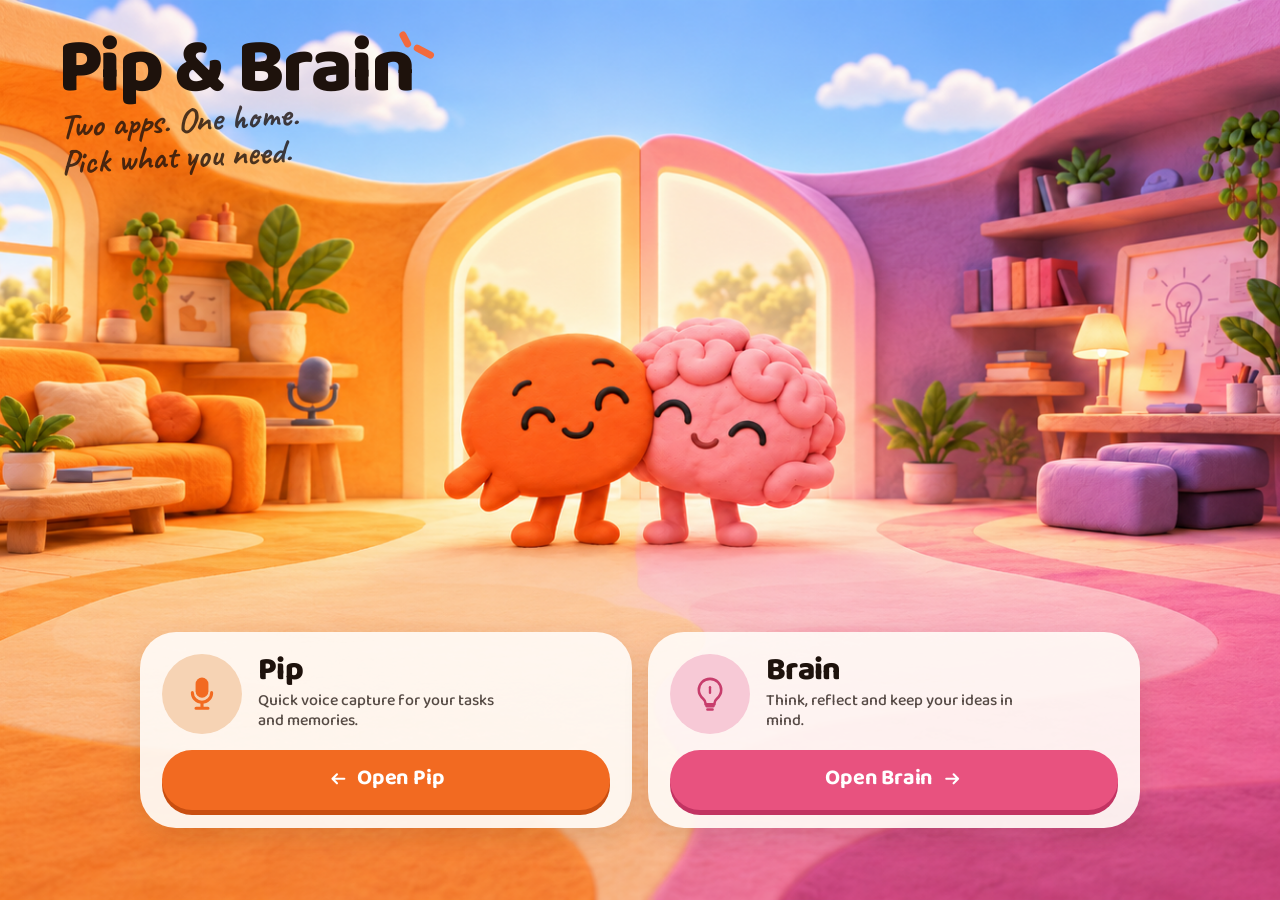
<file: index.html>
<!DOCTYPE html>
<html lang="en">
<head>
  <meta charset="utf-8" />
  <meta name="viewport" content="width=device-width, initial-scale=1" />
  <link rel="icon" type="image/png" href="assets-gate/brainpiplogo.png" />
  <link rel="shortcut icon" href="favicon.ico" />
  <title>Pip &amp; Brain</title>
  <link rel="preconnect" href="https://fonts.googleapis.com" />
  <link rel="preconnect" href="https://fonts.gstatic.com" crossorigin />
  <link href="https://fonts.googleapis.com/css2?family=Baloo+2:wght@400;500;600;700;800&family=Caveat:wght@600;700&display=swap" rel="stylesheet" />
  <style>
    :root {
      --font-display: "Baloo 2", "Arial Rounded MT Bold", "Trebuchet MS", sans-serif;
      --font-hand: "Caveat", "Segoe Script", cursive;
    }

    *, *::before, *::after { box-sizing: border-box; }

    html, body {
      margin: 0;
      background: #f3b56a;
      color: #1e120c;
    }

    @media (min-width: 700px) {
      html, body { height: 100%; overflow: hidden; }
    }

    a { cursor: pointer; }

    .home {
      position: relative;
      isolation: isolate;
      min-height: 100dvh;
      height: 100dvh;
      display: flex;
      flex-direction: column;
      justify-content: space-between;
      padding: clamp(22px, 3.8vh, 52px) clamp(24px, 4.5vw, 72px) clamp(28px, 5.5vh, 64px);
      overflow: hidden;
    }

    .home::before {
      content: "";
      position: absolute;
      inset: 0;
      z-index: -1;
      background-color: #f4b56b;
      background-image: url("assets-gate/bg.png");
      background-repeat: no-repeat;
      background-size: cover;
      background-position: center;
    }

    .hero h1 {
      margin: 0;
      font-family: var(--font-display);
      font-weight: 800;
      font-size: clamp(40px, 6vw, 88px);
      line-height: 0.92;
      letter-spacing: -0.03em;
      color: #1e120c;
      animation: rise 0.7s cubic-bezier(0.22, 1, 0.36, 1) both;
    }

    .brand-word { position: relative; display: inline-block; }

    .title-ticks {
      position: absolute;
      right: -0.34em;
      top: -0.04em;
      width: 0.55em;
      height: 0.48em;
      pointer-events: none;
    }

    .title-ticks i {
      position: absolute;
      display: block;
      height: 0.085em;
      border-radius: 999px;
      background: #f26a3d;
    }

    .title-ticks i:nth-child(1) {
      width: 0.22em;
      left: 0;
      top: 0.06em;
      transform: rotate(62deg);
    }

    .title-ticks i:nth-child(2) {
      width: 0.28em;
      left: 0.2em;
      top: 0.22em;
      transform: rotate(28deg);
    }

    .tagline {
      margin: 0.12em 0 0 0.08em;
      max-width: 14em;
      font-family: var(--font-hand);
      font-weight: 700;
      font-size: clamp(26px, 2.7vw, 42px);
      line-height: 1.05;
      color: rgba(30, 18, 12, 0.8);
      transform: rotate(-3deg);
      transform-origin: left center;
      animation: rise 0.8s 0.08s cubic-bezier(0.22, 1, 0.36, 1) both;
    }

    .cards {
      display: grid;
      grid-template-columns: 1fr 1fr;
      gap: 16px;
      width: min(1000px, 100%);
      margin-inline: auto;
      margin-bottom: clamp(8px, 2.5vh, 28px);
    }

    .card {
      background: rgba(255, 251, 247, 0.92);
      border-radius: 36px;
      padding: 22px 22px 18px;
      box-shadow: 0 10px 26px rgba(72, 36, 18, 0.13);
      animation: rise 0.85s cubic-bezier(0.22, 1, 0.36, 1) both;
      transition: transform 0.45s cubic-bezier(0.22, 1, 0.36, 1), box-shadow 0.45s ease;
    }

    .card-pip { animation-delay: 0.16s; }
    .card-brain { animation-delay: 0.28s; }

    .card:hover {
      transform: translateY(-6px);
      box-shadow: 0 18px 34px rgba(72, 36, 18, 0.16);
    }

    .card-top {
      display: grid;
      grid-template-columns: 80px minmax(0, 1fr);
      gap: 14px 16px;
      align-items: center;
      margin-bottom: 16px;
    }

    .icon-wrap { position: relative; width: 80px; height: 80px; }

    .icon-circle {
      width: 80px;
      height: 80px;
      border-radius: 50%;
      display: grid;
      place-items: center;
    }

    .icon-circle svg { width: 44px; height: 44px; }
    .card-pip .icon-circle { background: #f6d3b4; }
    .card-brain .icon-circle { background: #f7c9d6; }

    .card h2 {
      margin: 0;
      font-family: var(--font-display);
      font-weight: 800;
      font-size: clamp(32px, 2.5vw, 44px);
      line-height: 0.95;
      letter-spacing: -0.02em;
      color: #1e120c;
    }

    .card p {
      margin: 4px 0 0;
      max-width: 16em;
      font-family: var(--font-display);
      font-weight: 500;
      font-size: clamp(16px, 1.25vw, 19px);
      line-height: 1.28;
      color: rgba(30, 18, 12, 0.75);
    }

    .btn {
      display: flex;
      align-items: center;
      justify-content: center;
      gap: 0.45em;
      width: 100%;
      min-height: 60px;
      padding: 12px 22px 14px;
      border-radius: 999px;
      color: #fff;
      font-family: var(--font-display);
      font-weight: 700;
      font-size: clamp(20px, 1.7vw, 28px);
      line-height: 1;
      letter-spacing: -0.01em;
      text-decoration: none;
      transition: filter 0.2s ease, transform 0.2s ease, box-shadow 0.2s ease;
    }

    .btn .arrow {
      width: 0.9em;
      height: 0.9em;
      flex: none;
      transition: transform 0.4s cubic-bezier(0.22, 1, 0.36, 1);
    }

    .btn-pip { background: #f26a21; box-shadow: 0 5px 0 #c94e10; }
    .btn-brain { background: #e8527f; box-shadow: 0 5px 0 #c23362; }

    .card:hover .btn,
    .btn:hover { filter: brightness(1.06); }

    .card:hover .arrow,
    .btn:hover .arrow { transform: translateX(5px); }

    .card-pip:hover .arrow,
    .btn-pip:hover .arrow { transform: translateX(-5px); }

    .btn:active { transform: translateY(3px); box-shadow: 0 2px 0 #c94e10; }
    .btn-brain:active { box-shadow: 0 2px 0 #c23362; }

    .btn:focus-visible {
      outline: 3px solid #1e120c;
      outline-offset: 4px;
    }

    body.is-transitioning { overflow: hidden; }
    .brain-transition[hidden] { display: none !important; }
    .brain-transition {
      position: fixed;
      inset: 0;
      z-index: 1000;
      display: grid;
      place-items: center;
      overflow: hidden;
      width: 100vw;
      height: 100vh;
      height: 100dvh;
      background: radial-gradient(ellipse at 50% 40%, #f9d6a5 0, #f3b56a 68%, #df9451 100%);
      isolation: isolate;
    }
    .brain-transition::before { content: ""; position: absolute; inset: -10%; z-index: -1; background: radial-gradient(ellipse at 50% 42%, #fff4d577, transparent 55%); animation: loader-glow 3.8s ease-in-out infinite alternate; }
    .brain-transition video {
      position: absolute;
      inset: 0;
      display: block;
      width: 100%;
      height: 100%;
      object-fit: cover;
      object-position: center;
      opacity: 1;
      transition: opacity .45s ease;
    }
    .brain-transition.is-buffering video { opacity: 0; }
    .transition-loader {
      position: absolute;
      z-index: 2;
      inset-inline-start: 50%;
      bottom: max(28px, calc(env(safe-area-inset-bottom) + 18px));
      display: flex;
      align-items: center;
      gap: 13px;
      width: max-content;
      max-width: calc(100% - 36px);
      padding: 12px 19px 12px 13px;
      border: 1px solid #fff9e7b8;
      border-radius: 999px;
      background: #fff9ecdd;
      box-shadow: 0 12px 32px #58301926, inset 0 1px 2px #fff;
      color: #372416;
      font: 700 16px/1.2 var(--font-display);
      opacity: 0;
      transform: translate(-50%, 12px);
      pointer-events: none;
      transition: opacity .3s ease, transform .3s ease;
      backdrop-filter: blur(10px);
    }
    .brain-transition.is-buffering .transition-loader { opacity: 1; transform: translate(-50%, 0); }
    .loader-orbit {
      position: relative;
      display: block;
      width: 36px;
      height: 36px;
      flex: none;
      border: 2px solid #e8a5b8;
      border-top-color: #d94f7e;
      border-radius: 50%;
      animation: loader-spin .8s linear infinite;
    }
    .loader-orbit::after { content: ""; position: absolute; inset: 9px; border-radius: inherit; background: #f26a8c; box-shadow: 0 2px 5px #70374a33; }
    .transition-skip {
      position: absolute;
      z-index: 3;
      top: max(18px, calc(env(safe-area-inset-top) + 12px));
      inset-inline-end: max(18px, calc(env(safe-area-inset-right) + 12px));
      min-height: 44px;
      padding: 10px 16px;
      border: 1px solid #fff9e7b8;
      border-radius: 999px;
      background: #fff9ecdf;
      color: #372416;
      font: 700 15px/1 var(--font-display);
      box-shadow: 0 6px 18px #58301920;
      cursor: pointer;
      backdrop-filter: blur(10px);
    }
    .transition-skip:focus-visible { outline: 3px solid #d6558c; outline-offset: 3px; }
    @keyframes loader-spin { to { transform: rotate(360deg); } }
    @keyframes loader-glow { to { transform: scale(1.1); opacity: .55; } }
    @media (max-width: 600px) {
      .transition-loader { bottom: max(22px, calc(env(safe-area-inset-bottom) + 12px)); font-size: 15px; }
      .transition-skip { top: max(12px, calc(env(safe-area-inset-top) + 8px)); inset-inline-end: max(12px, calc(env(safe-area-inset-right) + 8px)); }
    }
    @media (prefers-reduced-motion: reduce) {
      .brain-transition::before, .loader-orbit { animation-duration: 2.5s; }
      .brain-transition video, .transition-loader { transition-duration: .01ms; }
    }

    @media (max-width: 699px) {
      html, body { overflow-x: clip; }

      .home {
        height: auto;
        min-height: 100svh;
        min-height: 100dvh;
        overflow-x: clip;
        overflow-y: auto;
        justify-content: space-between;
        gap: 12px;
        padding:
          max(18px, env(safe-area-inset-top))
          max(16px, env(safe-area-inset-right))
          max(18px, env(safe-area-inset-bottom))
          max(16px, env(safe-area-inset-left));
      }

      .home::before {
        position: fixed;
        background-position: center top;
      }

      .hero h1 { font-size: clamp(34px, 10vw, 48px); }
      .tagline { font-size: clamp(24px, 6.4vw, 32px); margin-top: 2px; }

      .cards {
        grid-template-columns: 1fr;
        width: 100%;
        gap: 12px;
        margin-top: auto;
        margin-bottom: 0;
      }

      .card { border-radius: 28px; padding: 16px 16px 14px; }
      .card-top { grid-template-columns: 64px minmax(0, 1fr); gap: 12px; margin-bottom: 12px; }
      .icon-wrap, .icon-circle { width: 64px; height: 64px; }
      .icon-circle svg { width: 36px; height: 36px; }
      .card h2 { font-size: 30px; }
      .card p { font-size: 15.5px; line-height: 1.3; }
      .btn { min-height: 52px; font-size: 20px; padding: 10px 18px 12px; }
    }

    @media (max-width: 699px) and (max-height: 740px) {
      .home { padding-top: 12px; padding-bottom: 12px; gap: 8px; }
      .hero h1 { font-size: 32px; }
      .tagline { font-size: 22px; }
      .card { padding: 12px 12px 10px; border-radius: 24px; }
      .card-top { grid-template-columns: 48px minmax(0, 1fr); margin-bottom: 8px; gap: 10px; }
      .icon-wrap, .icon-circle { width: 48px; height: 48px; }
      .icon-circle svg { width: 28px; height: 28px; }
      .card h2 { font-size: 24px; }
      .card p { font-size: 14px; margin-top: 2px; }
      .btn { min-height: 44px; font-size: 17px; box-shadow: 0 3px 0 #c94e10; }
      .btn-brain { box-shadow: 0 3px 0 #c23362; }
    }

    @keyframes rise {
      from { opacity: 0; translate: 0 18px; }
      to { opacity: 1; translate: 0 0; }
    }

    @media (prefers-reduced-motion: reduce) {
      .hero h1, .tagline, .card, .btn, .arrow { animation: none; transition: none; }
      .card:hover, .card:hover .arrow, .btn:hover .arrow { transform: none; }
    }
  </style>
</head>
<body>
  <main class="home">
    <header class="hero">
      <h1>
        Pip &amp;
        <span class="brand-word">
          Brain
          <span class="title-ticks" aria-hidden="true"><i></i><i></i></span>
        </span>
      </h1>
      <p class="tagline">
        Two apps. One home.<br />
        Pick what you need.
      </p>
    </header>

    <section class="cards" aria-label="Choose an app">
      <article class="card card-pip">
        <div class="card-top">
          <div class="icon-wrap">
            <div class="icon-circle">
              <svg viewBox="0 0 48 48" aria-hidden="true">
                <rect x="17" y="6" width="14" height="22" rx="7" fill="#F26A21" />
                <path d="M13.5 22.5a10.5 10.5 0 0 0 21 0" fill="none" stroke="#F26A21" stroke-width="3.4" stroke-linecap="round" />
                <path d="M24 33v6.5M17.5 39.5h13" fill="none" stroke="#F26A21" stroke-width="3.4" stroke-linecap="round" />
              </svg>
            </div>
          </div>
          <div class="card-copy">
            <h2>Pip</h2>
            <p>Quick voice capture for your tasks and memories.</p>
          </div>
        </div>
        <a class="btn btn-pip" href="pip/" data-loading-video="brain/assets/piploading.mp4">
          <svg class="arrow" viewBox="0 0 24 24" aria-hidden="true">
            <path d="M20 12H6M11 6.5 5.5 12 11 17.5" fill="none" stroke="currentColor" stroke-width="2.6" stroke-linecap="round" stroke-linejoin="round" />
          </svg>
          Open Pip
        </a>
      </article>

      <article class="card card-brain">
        <div class="card-top">
          <div class="icon-wrap">
            <div class="icon-circle">
              <svg viewBox="0 0 48 48" aria-hidden="true">
                <path d="M24 7.5c-7 0-12.2 5.3-12.2 12.1 0 4.3 2.2 7.3 4.7 9.5 1.6 1.4 2.6 3.1 2.6 5v1.2h9.8v-1.2c0-1.9 1-3.6 2.6-5 2.5-2.2 4.7-5.2 4.7-9.5C36.2 12.8 31 7.5 24 7.5z" fill="none" stroke="#C73D6C" stroke-width="2.8" stroke-linejoin="round" />
                <path d="M20.2 37.2h7.6M21.2 41h5.6" fill="none" stroke="#C73D6C" stroke-width="2.8" stroke-linecap="round" />
                <path d="M24 16.5v6.2" fill="none" stroke="#C73D6C" stroke-width="2.6" stroke-linecap="round" />
              </svg>
            </div>
          </div>
          <div class="card-copy">
            <h2>Brain</h2>
            <p>Think, reflect and keep your ideas in mind.</p>
          </div>
        </div>
        <a class="btn btn-brain" href="brain/" data-loading-video="brain/assets/brainloading.mp4">
          Open Brain
          <svg class="arrow" viewBox="0 0 24 24" aria-hidden="true">
            <path d="M4 12h14M13 6.5 18.5 12 13 17.5" fill="none" stroke="currentColor" stroke-width="2.6" stroke-linecap="round" stroke-linejoin="round" />
          </svg>
        </a>
      </article>
    </section>
  </main>
  <div class="brain-transition is-buffering" id="brain-transition" hidden aria-live="polite" aria-busy="true">
    <video id="brain-loading-video" muted playsinline preload="auto" aria-hidden="true"></video>
    <div class="transition-loader"><span class="loader-orbit" aria-hidden="true"></span><span id="transition-label">Opening Brain…</span></div>
    <button class="transition-skip" id="transition-skip" type="button">Skip</button>
  </div>
  <script>
    (() => {
      const transition = document.getElementById('brain-transition');
      const video = document.getElementById('brain-loading-video');
      const label = document.getElementById('transition-label');
      const skip = document.getElementById('transition-skip');
      let activeRedirect = null;
      video.addEventListener('playing', () => { transition.classList.remove('is-buffering'); transition.setAttribute('aria-busy', 'false'); });
      video.addEventListener('waiting', () => { transition.classList.add('is-buffering'); transition.setAttribute('aria-busy', 'true'); });
      video.addEventListener('stalled', () => { transition.classList.add('is-buffering'); transition.setAttribute('aria-busy', 'true'); });
      skip.addEventListener('click', () => activeRedirect && activeRedirect());
      document.querySelectorAll('[data-loading-video]').forEach(link => link.addEventListener('click', event => {
        if (event.defaultPrevented || event.button !== 0 || event.metaKey || event.ctrlKey || event.shiftKey || event.altKey || link.hasAttribute('download') || (link.target && link.target !== '_self')) return;
        event.preventDefault();
        const destination = link.href;
        let redirected = false;
        const redirect = () => {
          if (redirected) return;
          redirected = true;
          window.location.assign(destination);
        };
        activeRedirect = redirect;
        video.pause();
        video.removeAttribute('src');
        video.load();
        transition.classList.add('is-buffering');
        transition.setAttribute('aria-busy', 'true');
        transition.hidden = false;
        label.textContent = link.classList.contains('btn-pip') ? 'Opening Pip…' : 'Opening Brain…';
        video.src = link.dataset.loadingVideo;
        video.load();
        video.addEventListener('ended', redirect, { once: true });
        video.addEventListener('error', redirect, { once: true });
        video.addEventListener('loadedmetadata', () => {
          const duration = Number.isFinite(video.duration) ? video.duration : 28;
          setTimeout(redirect, Math.min((duration + 2) * 1000, 30000));
        }, { once: true });
        setTimeout(redirect, 30000);
        video.play().catch(redirect);
      }));
    })();
  </script>
</body>
</html>
</file>
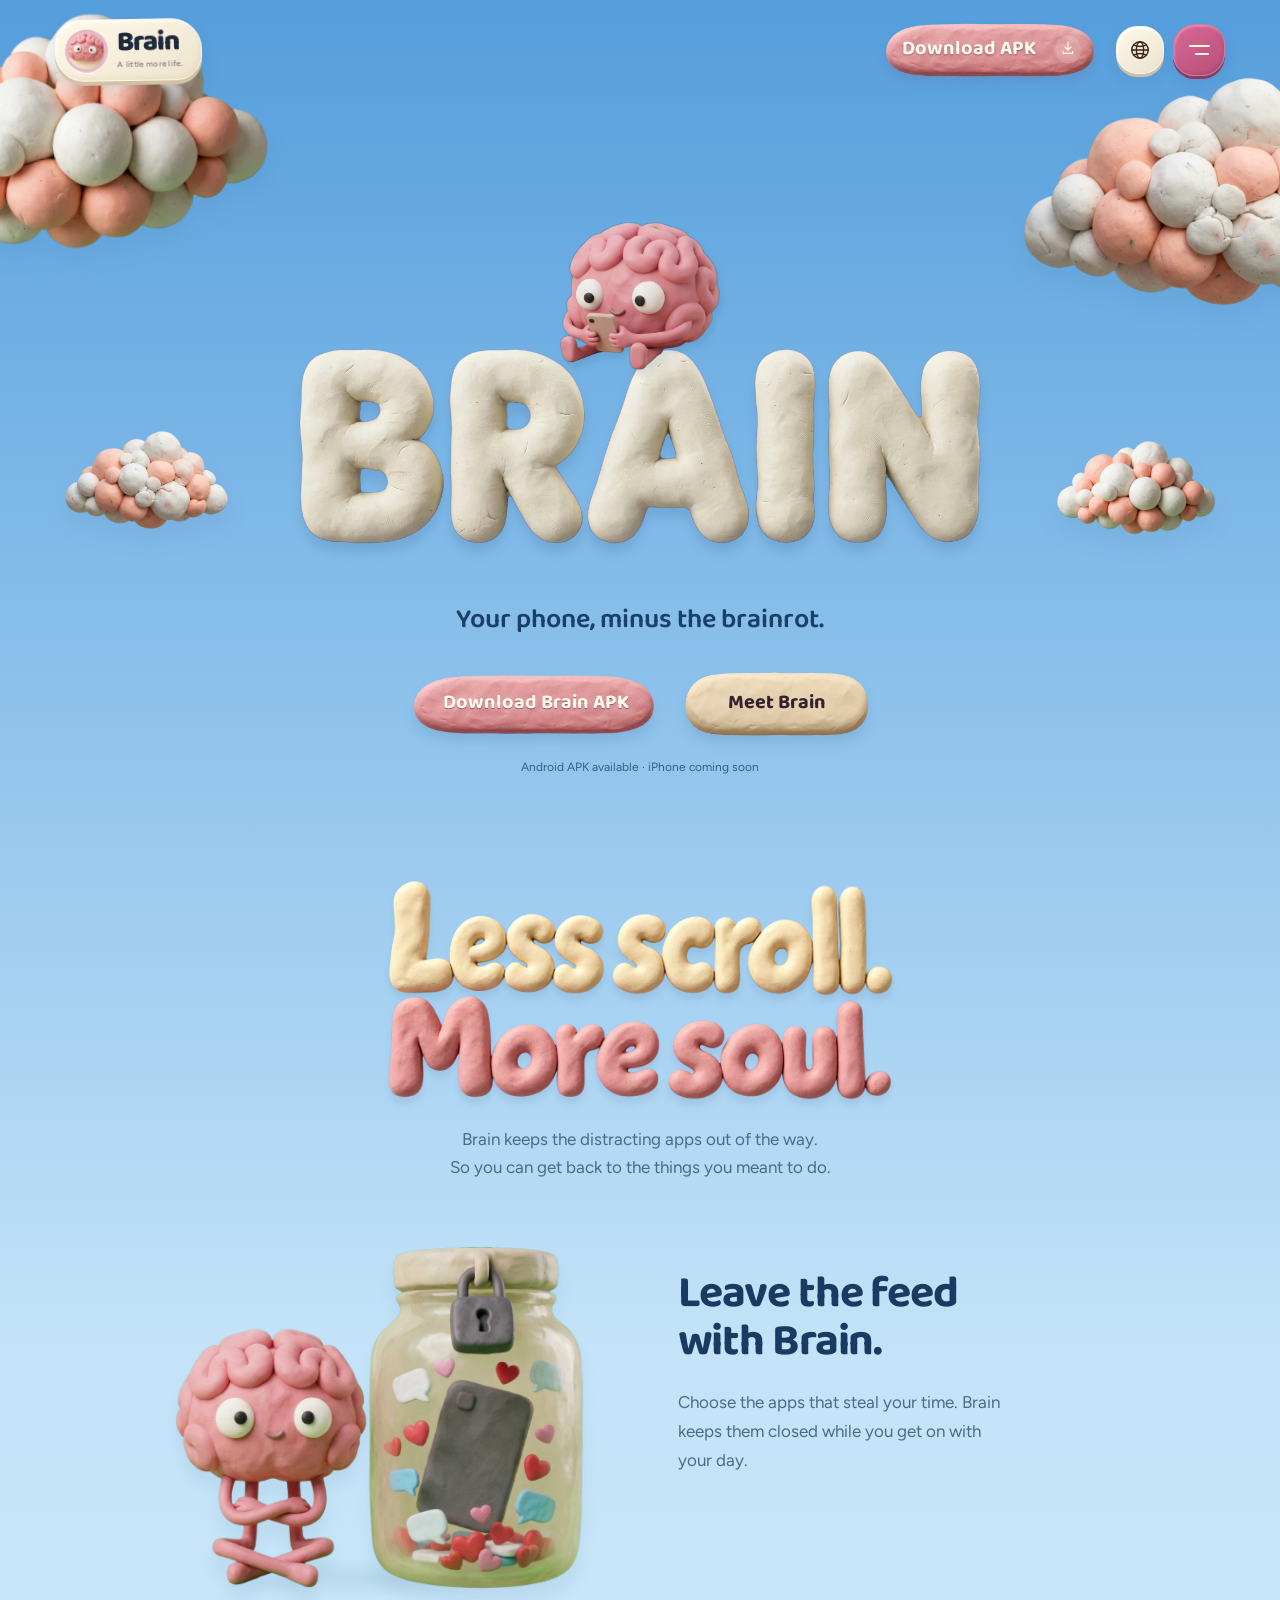
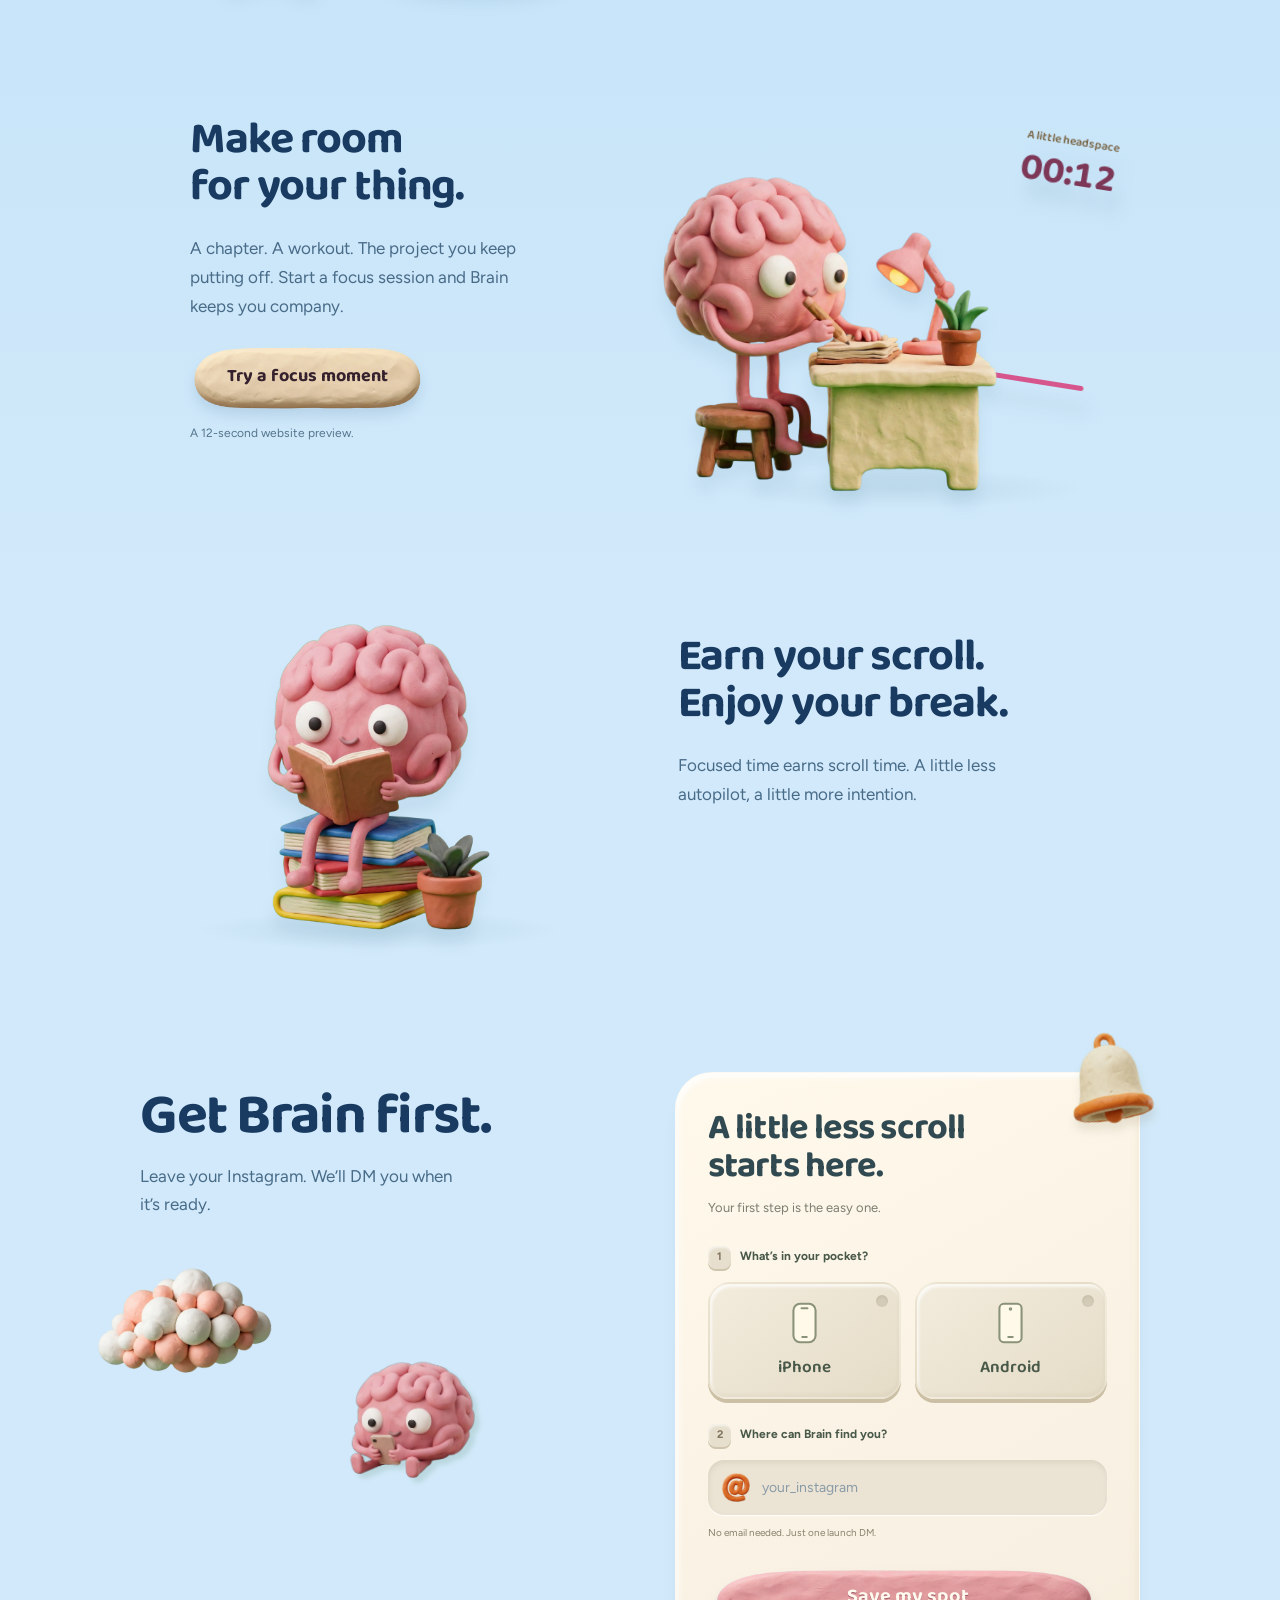
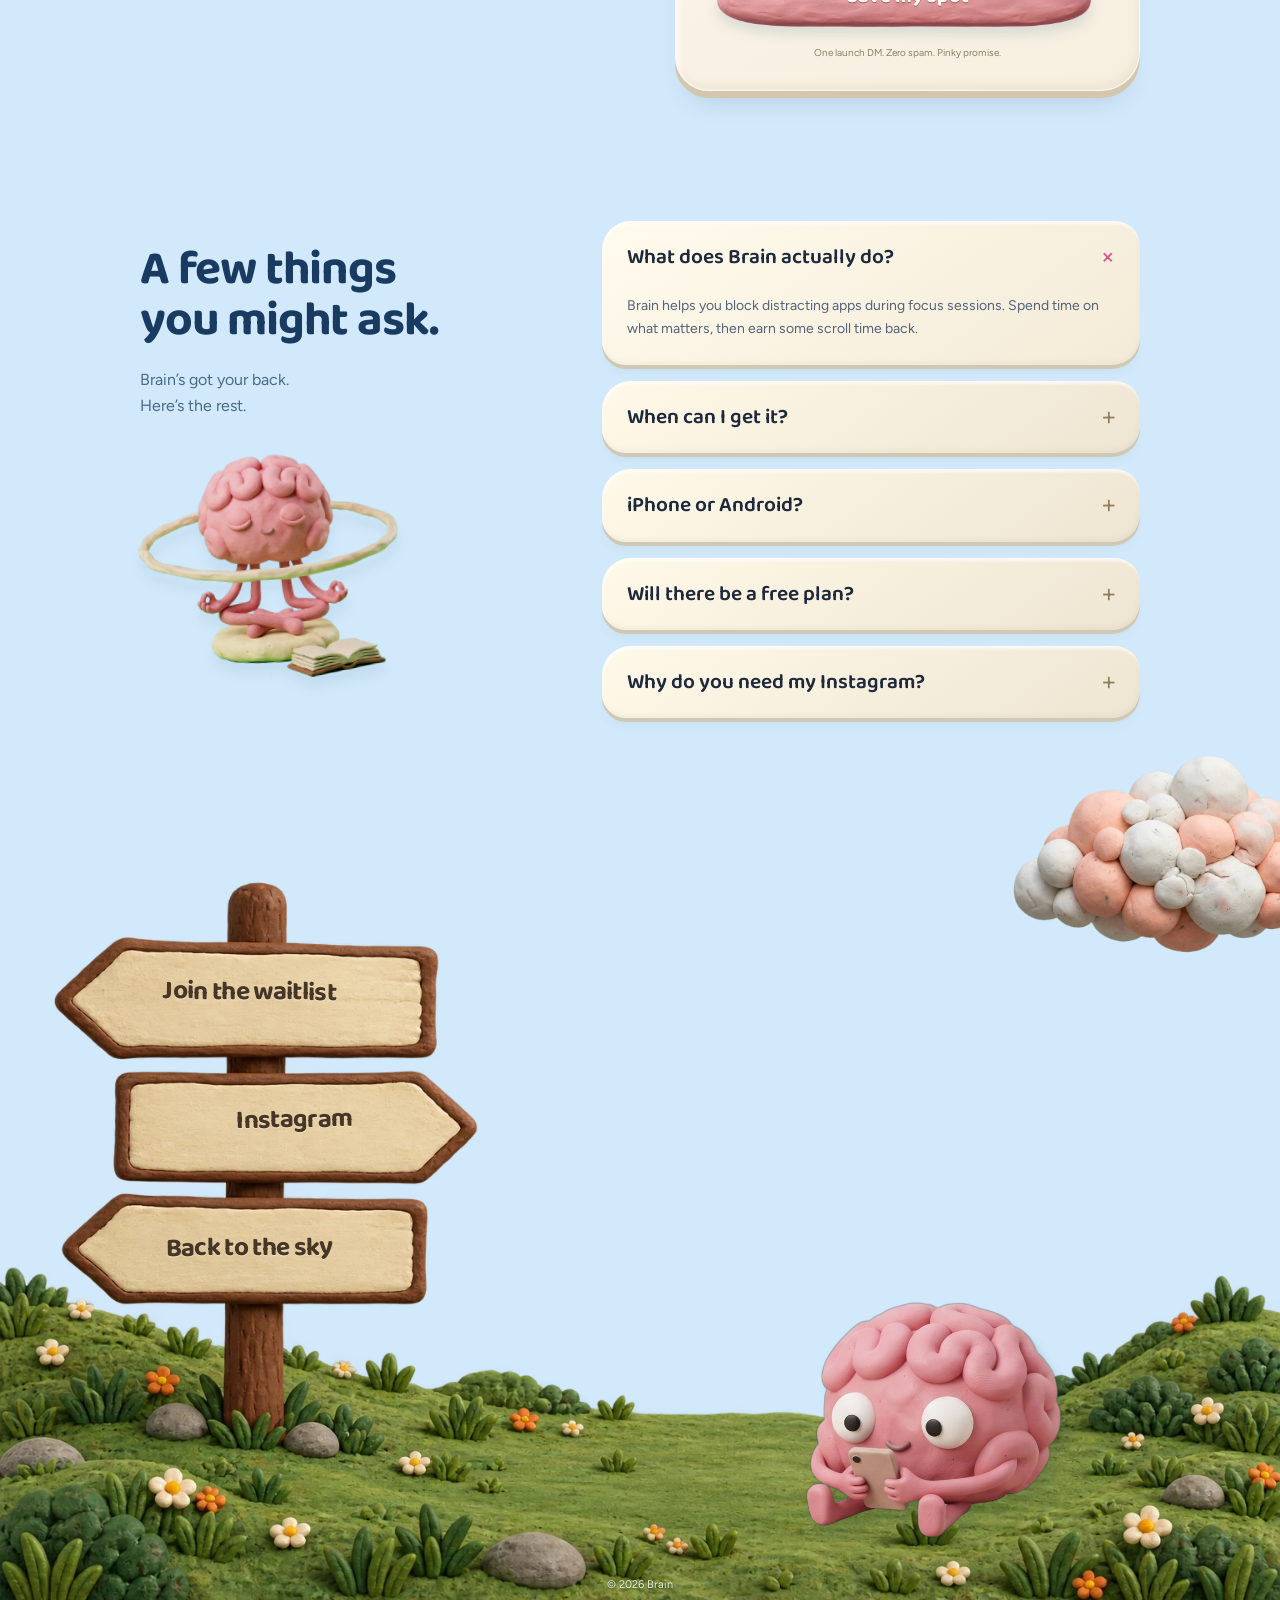
<file: brain/index.html>
<!doctype html>
<html lang="en">
<head>
  <meta charset="utf-8">
  <meta name="viewport" content="width=device-width, initial-scale=1, viewport-fit=cover">
  <meta name="theme-color" content="#559edc">
  <title>Brain — Your phone, minus the brainrot.</title>
  <meta name="description" content="Meet Brain, your cute clay companion for mindful phone use. Keep your brain clean, put distracting apps away, and earn your scroll time back.">
  <link rel="icon" href="favicon.ico" sizes="16x16 32x32 48x48">
  <link rel="icon" type="image/png" sizes="32x32" href="assets/favicon-32.png">
  <link rel="icon" type="image/png" sizes="16x16" href="assets/favicon-16.png">
  <link rel="apple-touch-icon" sizes="180x180" href="assets/apple-touch-icon.png">
  <link rel="manifest" href="site.webmanifest">
  <link rel="alternate" hreflang="en" href="index.html">
  <link rel="alternate" hreflang="ar" href="ar.html">
  <meta property="og:type" content="website">
  <meta property="og:site_name" content="Brain">
  <meta property="og:title" content="Brain — Less scroll. More soul.">
  <meta property="og:description" content="Meet your clay companion for mindful phone use. Put distracting apps away, keep your brain clean, and earn your scroll time back.">
  <meta property="og:locale" content="en_US">
  <meta property="og:locale:alternate" content="ar_QA">
  <meta property="og:image" content="assets/opengraph-lets-make-it-more-pro-for-the-brain-pose.jpg">
  <meta property="og:image:type" content="image/jpeg">
  <meta property="og:image:width" content="1200">
  <meta property="og:image:height" content="630">
  <meta property="og:image:alt" content="Brain, a smiling clay companion, beside the words Less scroll. More soul. on a sky blue background.">
  <meta name="twitter:card" content="summary_large_image">
  <meta name="twitter:title" content="Brain — Less scroll. More soul.">
  <meta name="twitter:description" content="Your phone, minus the brainrot. Meet your clay companion for mindful phone use.">
  <meta name="twitter:image" content="assets/opengraph-lets-make-it-more-pro-for-the-brain-pose.jpg">
  <link rel="preconnect" href="https://fonts.googleapis.com">
  <link rel="preconnect" href="https://fonts.gstatic.com" crossorigin>
  <link href="https://fonts.googleapis.com/css2?family=Baloo+2:wght@600;700;800&family=Baloo+Bhaijaan+2:wght@600;700;800&family=Noto+Sans+Arabic:wght@400;500;600;700&family=Figtree:wght@400;500;600;700&display=swap" rel="stylesheet">
  <link rel="preload" as="image" href="assets/BRAIN_cutout.png">
  <link rel="preload" as="image" href="assets/pose5.png">
  <link rel="preload" as="image" href="assets/button_pink.png">
  <link rel="preload" as="image" href="assets/button-cream.webp">
  <link rel="stylesheet" href="styles.css">
  <link rel="stylesheet" href="experience.css">
  <link rel="stylesheet" href="arabic.css">
  <link rel="stylesheet" href="navbar.css">
  <link rel="stylesheet" href="motion.css">
  <script src="locale.js" defer></script>
  <script src="app.js" defer></script>
</head>
<body>
<div class="language-wind" id="language-wind" aria-hidden="true"><i></i><i></i><i></i><i></i><i></i><i></i><b></b><b></b><b></b></div>
<a class="skip-link" href="#main">Skip to content</a>
<header class="top-nav" id="site-nav">
  <nav class="nav-shell" aria-label="Main navigation">
    <a class="nav-brand" href="#main"><span class="nav-portrait"><img src="assets/brain-avatar.png" alt="" width="56" height="56"></span><span class="nav-brand-copy"><span class="nav-brand-name">Brain</span><span class="nav-brand-note">A little more life.</span></span></a>
    <div class="nav-panel" id="nav-panel">
      <div class="nav-menu-intro"><span>Good things this way.</span><img src="assets/clay-reward.webp" alt="" width="34" height="34"></div>
      <div class="nav-links">
        <a href="#how"><img class="nav-link-art" src="assets/brain-guard.png" alt="" width="60" height="60"><span>Meet Brain</span></a>
        <a href="#focus-preview"><img class="nav-link-art" src="assets/brain-focus.png" alt="" width="60" height="60"><span>Try focus</span></a>
        <a href="#faq"><img class="nav-link-art" src="assets/brain-meditate-fixed.png" alt="" width="60" height="60"><span>Questions</span></a>
        <a href="../download/"><img class="nav-link-art" src="assets/brain-avatar.png" alt="" width="60" height="60"><span>Download for Android</span></a>
        <a class="nav-social" href="https://instagram.com/brainandpip" target="_blank" rel="noopener noreferrer"><img class="nav-link-art" src="assets/instagram_brain_clay.png" alt="" width="60" height="60"><span>Instagram</span><svg class="nav-external" viewBox="0 0 20 20" aria-hidden="true"><path d="M5 15 15 5M5 5h10v10"/></svg></a>
      </div>
      <a class="nav-cta" href="#join"><span>Join</span><svg viewBox="0 0 24 24" aria-hidden="true"><path d="M5 12h14m-6-6 6 6-6 6"/></svg></a>
      <p class="nav-menu-note"><span aria-hidden="true"></span>Android APK available · iPhone coming soon</p>
    </div>
    <a class="nav-cta nav-quick-join" href="../download/"><span>Download APK</span><svg viewBox="0 0 24 24" aria-hidden="true"><path d="M12 3v12m0 0 4.5-4.5M12 15l-4.5-4.5M5 17v3h14v-3"/></svg></a>
    <div class="nav-tools">
      <button class="language-switch" type="button" id="language-switch" aria-label="Switch to Arabic" title="Switch to Arabic"><svg viewBox="0 0 24 24" fill="none" stroke="currentColor" stroke-width="1.6" stroke-linecap="round" stroke-linejoin="round" aria-hidden="true"><circle cx="12" cy="12" r="9" fill="none" stroke="currentColor"/><ellipse cx="12" cy="12" rx="4" ry="9" fill="none" stroke="currentColor"/><path d="M3 12h18M5 6.5c4 2 10 2 14 0M5 17.5c4-2 10-2 14 0" fill="none" stroke="currentColor"/></svg></button>
      <button class="nav-toggle" id="nav-toggle" type="button" aria-expanded="false" aria-controls="nav-panel" aria-label="Menu"><span></span><span></span></button>
    </div>
  </nav>
</header>
<main id="main">
  <section class="intro" aria-labelledby="hero-title">
    <img class="intro-cloud cloud-a" src="assets/cloud1.webp" alt="" width="380" height="220">
    <img class="intro-cloud cloud-b" src="assets/cloud2.webp" alt="" width="380" height="220">
    <img class="intro-cloud cloud-c" src="assets/cloud2.webp" alt="" width="230" height="140">
    <img class="intro-cloud cloud-d" src="assets/cloud1.webp" alt="" width="230" height="140">
    <div class="intro-content">
      <div class="intro-scene">
        <img class="intro-brain" src="assets/pose5.png" alt="Brain, the smiling clay companion" width="560" height="723">
        <h1 id="hero-title"><img src="assets/BRAIN_cutout.png" alt="Brain" width="1142" height="384"></h1>
      </div>
      <p class="intro-line">Your phone, minus the brainrot.</p>
      <div class="intro-actions"><a class="clay-button pink" href="../download/">Download Brain APK</a><a class="clay-button cream" href="#how">Meet Brain</a></div>
      <p class="intro-platforms">Android APK available · iPhone coming soon</p>
    </div>
  </section>

  <section class="story wrap" id="how" aria-labelledby="how-title">
    <div class="story-heading reveal"><h2 class="story-clay-title" id="how-title"><span class="sr-only">Less scroll. More soul.</span><img src="assets/less_more_pink.png" alt="" width="1524" height="675" loading="eager" fetchpriority="low" decoding="async"></h2><p>Brain keeps the distracting apps out of the way.<br> So you can get back to the things you meant to do.</p></div>
    <article class="story-row reveal"><div class="story-art"><img src="assets/brain_jar_nobody.png" alt="Brain guarding a jar of phone distractions" width="867" height="732" loading="eager" fetchpriority="low" decoding="async"></div><div class="story-copy"><h3>Leave the feed<br> with Brain.</h3><p>Choose the apps that steal your time. Brain keeps them closed while you get on with your day.</p><img class="story-prop prop-lock" src="assets/clay-lock.webp" alt="" width="578" height="854" loading="eager" fetchpriority="low" decoding="async"></div></article>
    <article class="story-row story-reverse focus-story reveal" id="focus-preview">
      <div class="story-art focus-stage"><img class="focus-desk" src="assets/brain-focus.png" alt="Brain writing in a notebook at a clay desk" width="776" height="664" loading="eager" fetchpriority="low" decoding="async"><div class="demo-phone"><img src="assets/phone.webp" alt="A clay phone showing an illustrative focus preview" width="440" height="800" loading="eager" fetchpriority="low" decoding="async"><span class="phone-caption">A little headspace</span><output class="phone-time" id="focus-time" aria-live="off" aria-label="12 seconds remaining">00:12</output><div class="phone-progress" aria-hidden="true"><span id="focus-progress"></span></div></div></div>
      <div class="story-copy"><h3>Make room<br> for your thing.</h3><p>A chapter. A workout. The project you keep putting off. Start a focus session and Brain keeps you company.</p><button class="clay-button cream focus-button" id="focus-start" type="button">Try a focus moment</button><p class="focus-status" id="focus-status" role="status">A 12-second website preview.</p></div>
    </article>
    <article class="story-row reveal"><div class="story-art"><img src="assets/brain-read-final.png" alt="Brain taking a break with a book" width="928" height="676" loading="eager" fetchpriority="low" decoding="async"></div><div class="story-copy"><h3>Earn your scroll.<br> Enjoy your break.</h3><p>Focused time earns scroll time. A little less autopilot, a little more intention.</p><img class="story-prop prop-star" src="assets/clay-reward.webp" alt="" width="754" height="748" loading="eager" fetchpriority="low" decoding="async"></div></article>
  </section>

  <section class="join-section wrap" id="join" aria-labelledby="join-title">
    <div class="join-art" aria-hidden="true">
      <div class="parrot-guide">
        <div class="parrot-flight">
          <div class="parrot-sprite"></div>
        </div>
        <span class="parrot-spark spark-one">✦</span>
        <span class="parrot-spark spark-two">✧</span>
      </div>
      <img class="join-island" src="assets/hero-clay-world.webp" alt="" width="930" height="664" loading="eager" fetchpriority="low" decoding="async">
      <img class="join-brain" src="assets/pose5.png" alt="" width="690" height="918" loading="eager" fetchpriority="low" decoding="async">
      <img class="join-cloud" src="assets/cloud1.webp" alt="" width="380" height="220" loading="eager" fetchpriority="low" decoding="async">
    </div>
    <div class="join-heading reveal"><h2 id="join-title">Get Brain first.</h2><p>Leave your Instagram. We’ll DM you when it’s ready.</p></div>
    <div class="join-form join-card reveal">
      <img class="join-bell" src="assets/bell.webp" alt="" width="110" height="110" loading="eager" fetchpriority="low" decoding="async">
      <form id="wl" novalidate>
        <h3 class="join-card-title">A little less scroll<br> starts here.</h3>
        <p class="form-intro">Your first step is the easy one.</p>
        <fieldset class="platforms"><legend><span class="field-number">1</span> What’s in your pocket?</legend>
          <label class="platform"><input type="radio" name="platform" value="ios" required><span class="platform-surface"><svg viewBox="0 0 42 58" aria-hidden="true"><rect x="6" y="3" width="30" height="52" rx="9"/><path d="M17 9h8M18 48h6"/></svg><span>iPhone</span><span class="radio-mark" aria-hidden="true"></span></span></label>
          <label class="platform"><input type="radio" name="platform" value="android" required><span class="platform-surface"><svg viewBox="0 0 42 58" aria-hidden="true"><rect x="6" y="3" width="30" height="52" rx="6"/><circle cx="21" cy="10" r="1"/><path d="M18 48h6"/></svg><span>Android</span><span class="radio-mark" aria-hidden="true"></span></span></label>
        </fieldset>
        <label class="field-label" for="ig"><span class="field-number">2</span> Where can Brain find you?</label>
        <div class="handle"><img src="assets/at.webp" alt="" width="42" height="42" loading="eager" fetchpriority="low" decoding="async"><input id="ig" dir="ltr" name="instagram" type="text" autocomplete="off" autocapitalize="off" spellcheck="false" maxlength="31" placeholder="your_instagram" aria-describedby="hint" required></div>
        <p class="hint" id="hint" aria-live="polite">No email needed. Just one launch DM.</p>
        <div class="honeypot" aria-hidden="true"><label for="website">Website</label><input id="website" name="website" tabindex="-1" autocomplete="off"></div>
        <button class="clay-button pink submit-button" id="go" type="submit">Save my spot</button>
        <p class="form-fine">One launch DM. Zero spam. Pinky promise.</p>
      </form>
      <div class="done" id="done" hidden tabindex="-1"><img src="assets/pose5.png" alt="Brain celebrating" width="690" height="918" loading="eager" fetchpriority="low" decoding="async"><h3 id="done-title">You’re on the list!</h3><p id="done-description"></p><a class="clay-button pink" href="https://instagram.com/brainandpip" target="_blank" rel="noopener noreferrer">Follow the build</a><button class="text-link" id="join-another" type="button">Use another username</button></div>
    </div>
  </section>

  <section class="faq wrap reveal" id="faq" aria-labelledby="faq-title">
    <div class="faq-intro"><h2 id="faq-title">A few things<br> you might ask.</h2><p>Brain’s got your back.<br> Here’s the rest.</p><img src="assets/brain-meditate-fixed.png" alt="Brain sitting quietly in meditation" width="731" height="662" loading="eager" fetchpriority="low" decoding="async"></div>
    <div class="faq-list">
      <details open><summary>What does Brain actually do?</summary><p>Brain helps you block distracting apps during focus sessions. Spend time on what matters, then earn some scroll time back.</p></details>
      <details><summary>When can I get it?</summary><p>We’re building Brain now. Join the waitlist and we’ll DM you when your version is ready. You can follow the build at <a href="https://instagram.com/brainandpip" target="_blank" rel="noopener noreferrer">@brainandpip</a>.</p></details>
      <details><summary>iPhone or Android?</summary><p>Both are in the works. Pick your phone when you join so we can let you know when your version launches.</p></details>
      <details><summary>Will there be a free plan?</summary><p>Yes. We’ll share the details closer to launch, including a launch perk for early waitlist members.</p></details>
      <details><summary>Why do you need my Instagram?</summary><p>Just to send you a launch DM. No password, no email, and no stream of marketing messages.</p></details>
    </div>
  </section>
</main>
<footer class="outro" id="footer" aria-label="Brain footer">
  <div class="outro-scene">
    <img class="outro-cloud" src="assets/cloud2.webp" alt="" width="300" height="180" loading="eager" fetchpriority="low" decoding="async">
    <img class="meadow" src="assets/outro-meadow.webp" alt="A handmade clay meadow with flowers and a wooden signpost" width="1536" height="1024" loading="eager" fetchpriority="low" decoding="async">
    <nav class="signpost" aria-label="Footer navigation"><a class="sign-link sign-one" href="#join">Join the waitlist</a><a class="sign-link sign-two" href="https://instagram.com/brainandpip" target="_blank" rel="noopener noreferrer">Instagram</a><a class="sign-link sign-three" href="#main">Back to the sky</a></nav>
    <img class="outro-brain" src="assets/pose5.png" alt="Brain waving goodbye from the meadow" width="690" height="918" loading="eager" fetchpriority="low" decoding="async">
    <p class="copyright">© 2026 Brain</p>
  </div>
</footer>
</body>
</html>
</file>
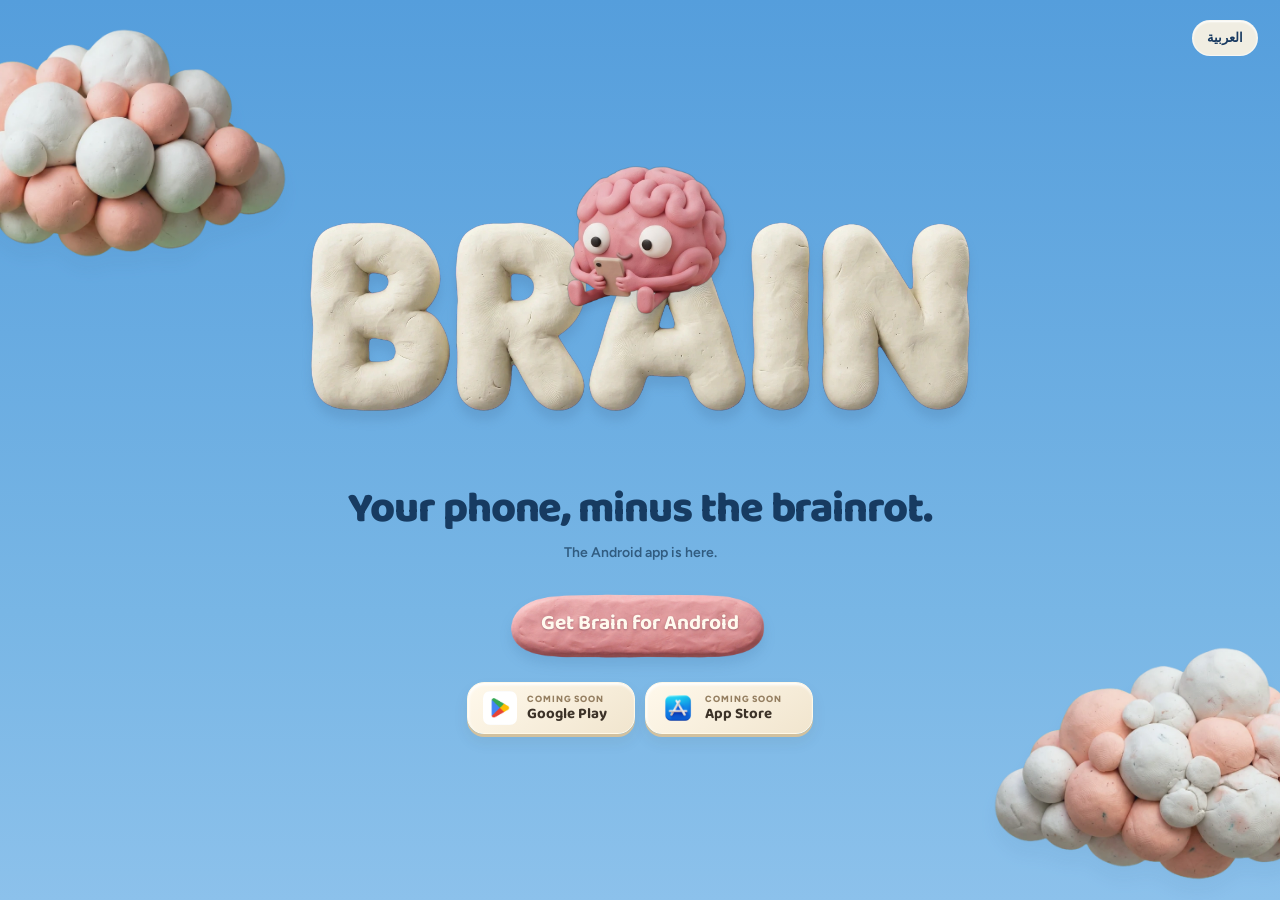
<file: download/index.html>
<!doctype html>
<html lang="en">
<head>
  <meta charset="utf-8">
  <meta name="viewport" content="width=device-width, initial-scale=1, viewport-fit=cover">
  <meta name="theme-color" content="#559edc">
  <title>Download Brain for Android</title>
  <meta name="description" content="Brain is ready for Android. Download the app and make a little more room for life.">
  <link rel="icon" type="image/png" sizes="512x512" href="assets/brain-icon.png">
  <link rel="preconnect" href="https://fonts.googleapis.com">
  <link rel="preconnect" href="https://fonts.gstatic.com" crossorigin>
  <link href="https://fonts.googleapis.com/css2?family=Baloo+2:wght@600;700;800&family=Figtree:wght@400;500;600;700;800&display=swap" rel="stylesheet">
  <link rel="stylesheet" href="download.css">
</head>
<body>
  <a class="language" href="ar.html" lang="ar" hreflang="ar">العربية</a>
  <main class="download-scene">
    <img class="cloud cloud-left" src="../brain/assets/cloud1.webp" alt="" aria-hidden="true">
    <img class="cloud cloud-right" src="../brain/assets/cloud2.webp" alt="" aria-hidden="true">
    <div class="download-content">
      <div class="brand-art">
        <img class="wordmark" src="../brain/assets/BRAIN_cutout.png" alt="Brain" width="1142" height="384" fetchpriority="high">
        <img class="mascot" src="../brain/assets/pose5.png" alt="Brain, your clay companion" width="560" height="723" fetchpriority="high">
      </div>
      <h1>Your phone, minus the brainrot.</h1>
      <p class="release-note">The Android app is here.</p>
      <a class="clay-button" href="https://github.com/Renoo-AI/brain/releases/download/app/brain.apk">Get Brain for Android</a>
      <div class="store-soon" aria-label="Coming soon to Google Play and the App Store">
        <div class="store-badge">
          <img class="store-icon play-icon" src="assets/google-play-logo.webp" alt="" aria-hidden="true" width="48" height="48">
          <span class="store-copy"><small>COMING SOON</small><strong>Google Play</strong></span>
        </div>
        <div class="store-badge">
          <img class="store-icon app-icon" src="assets/app-store-logo.png" alt="" aria-hidden="true" width="48" height="48">
          <span class="store-copy"><small>COMING SOON</small><strong>App Store</strong></span>
        </div>
      </div>
    </div>
  </main>
</body>
</html>
</file>
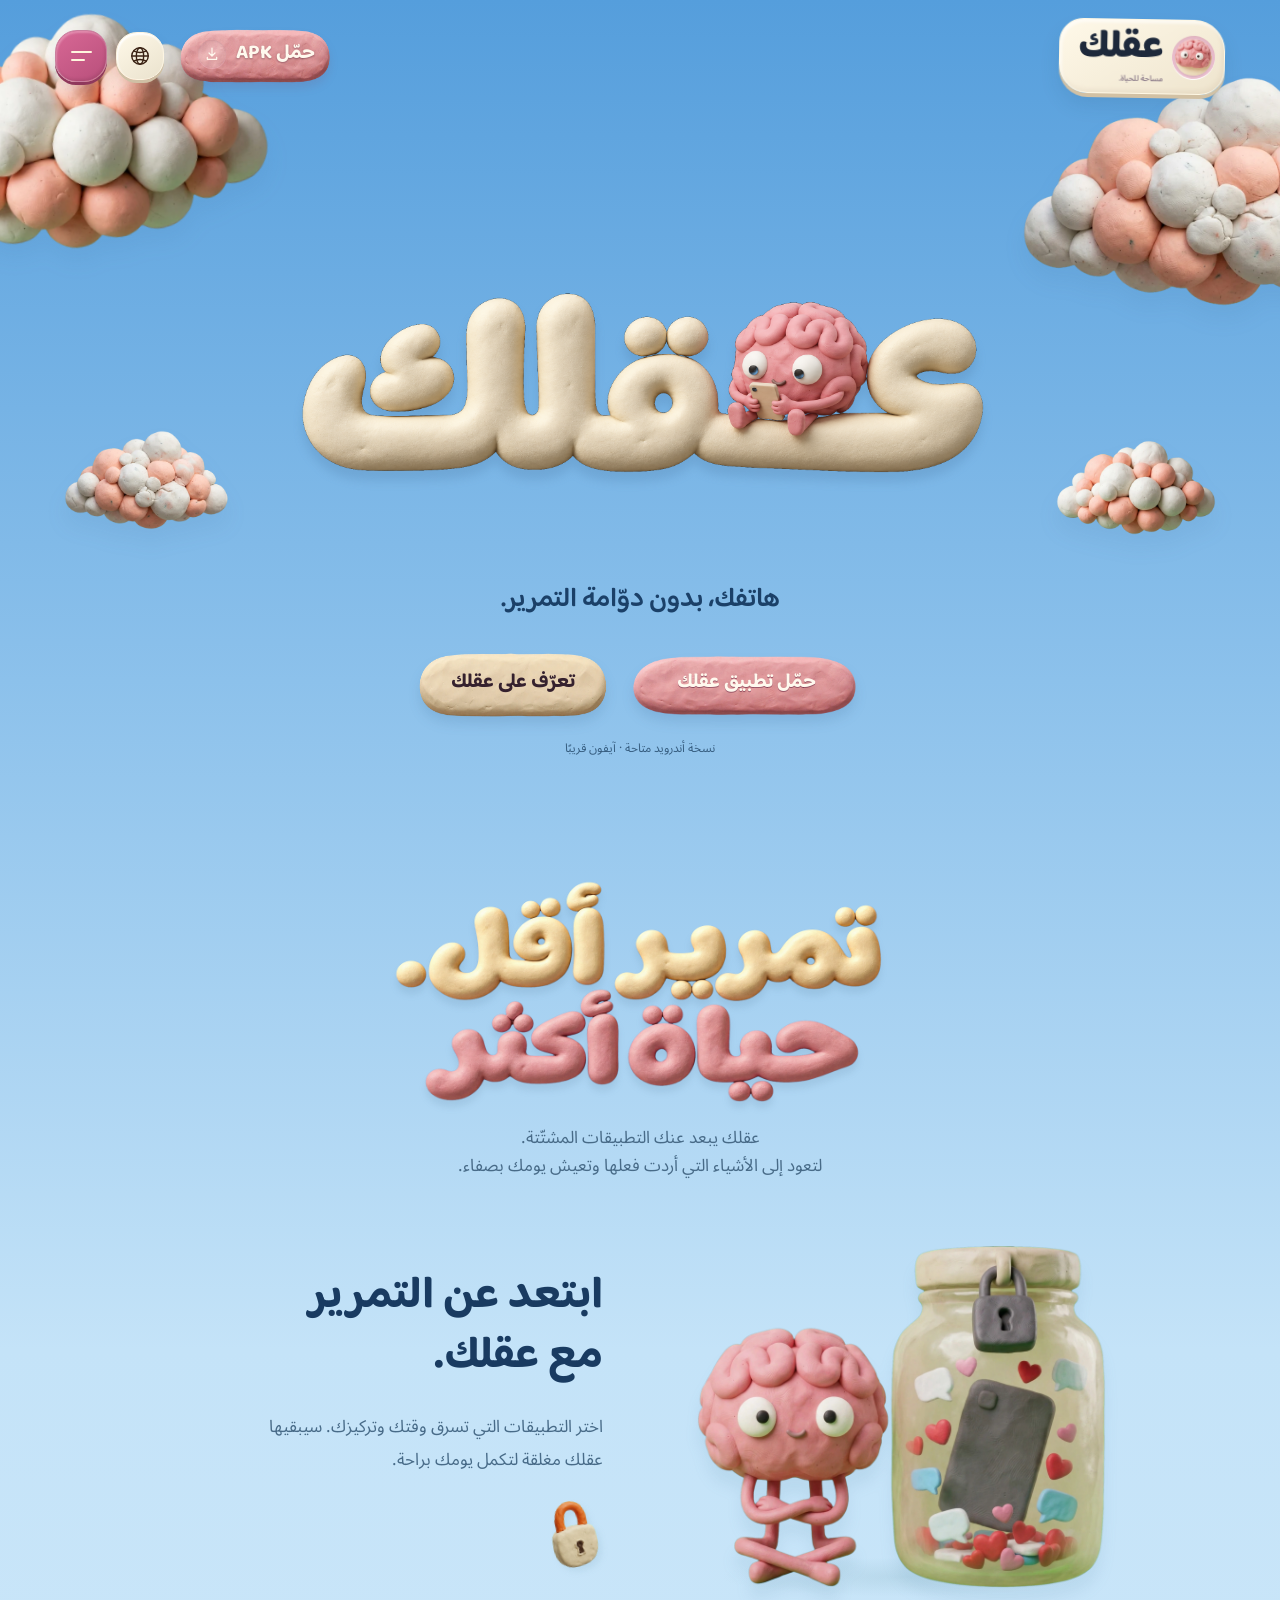
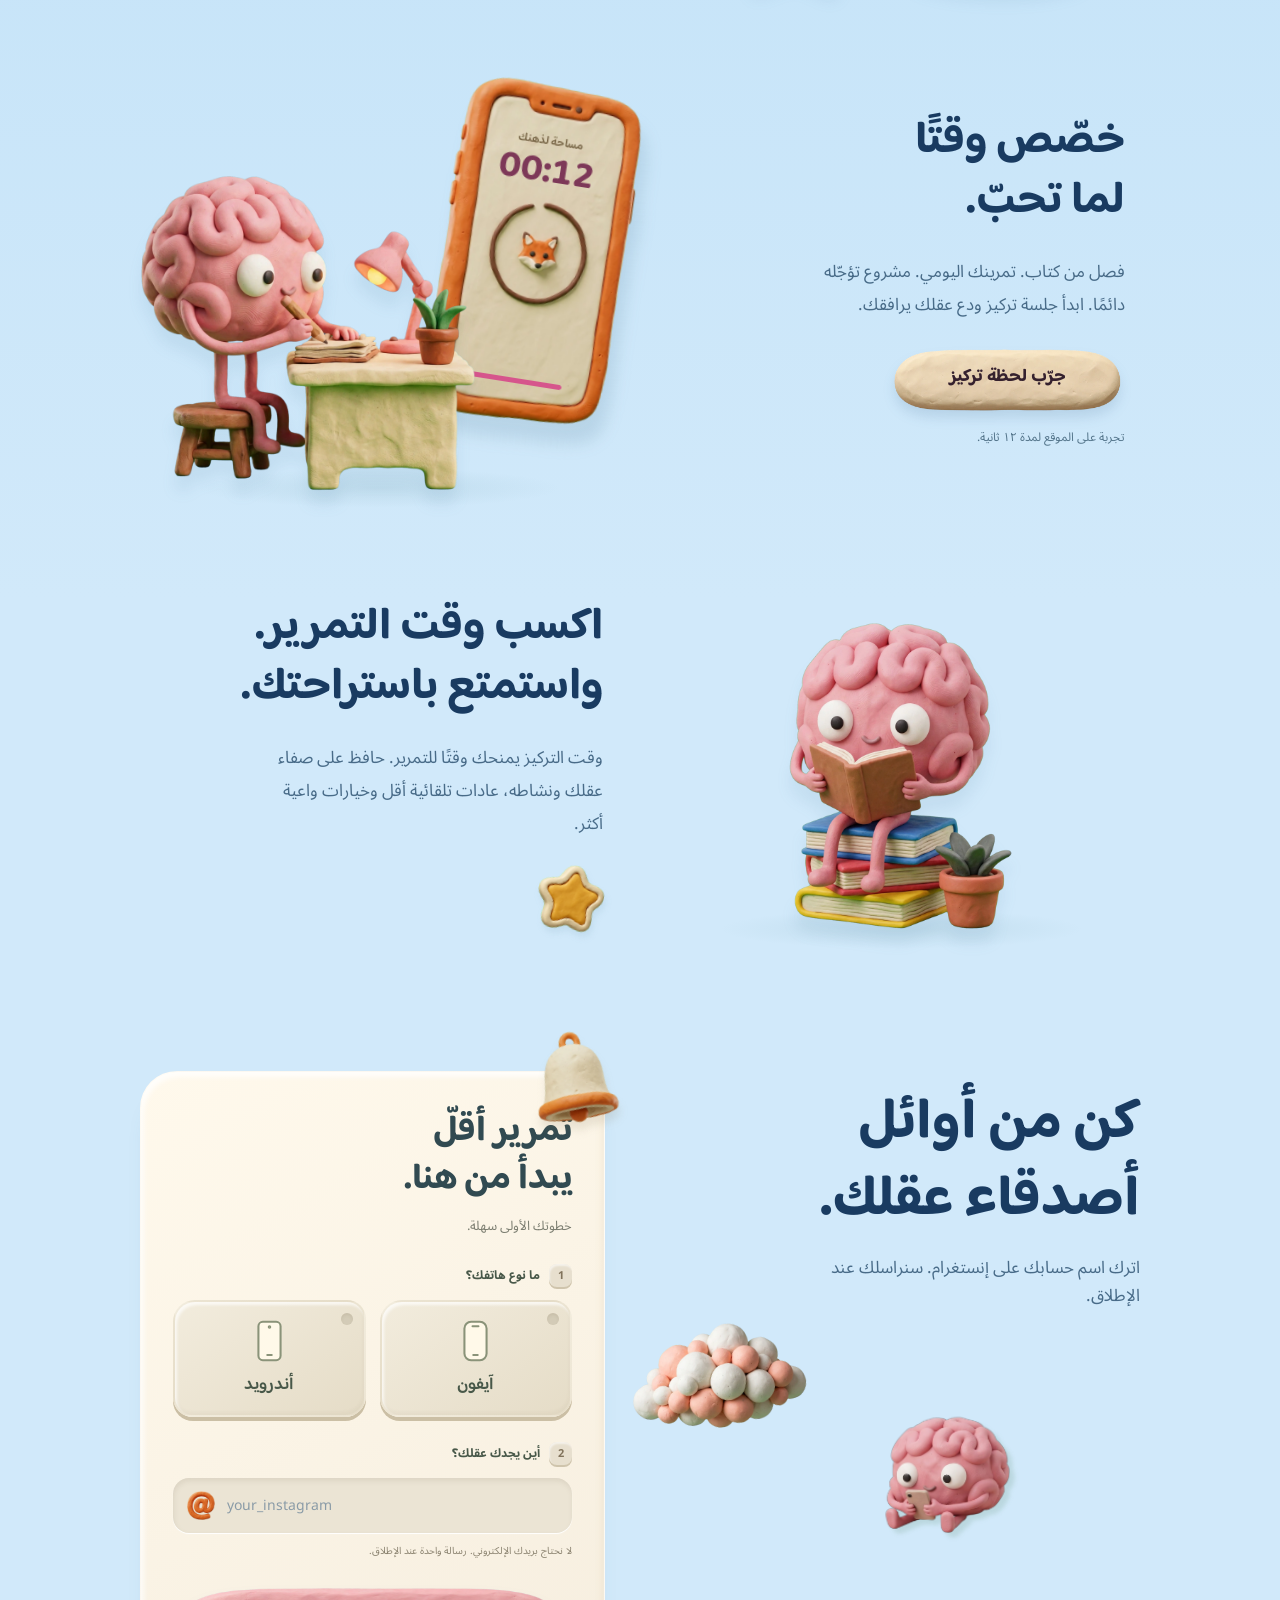
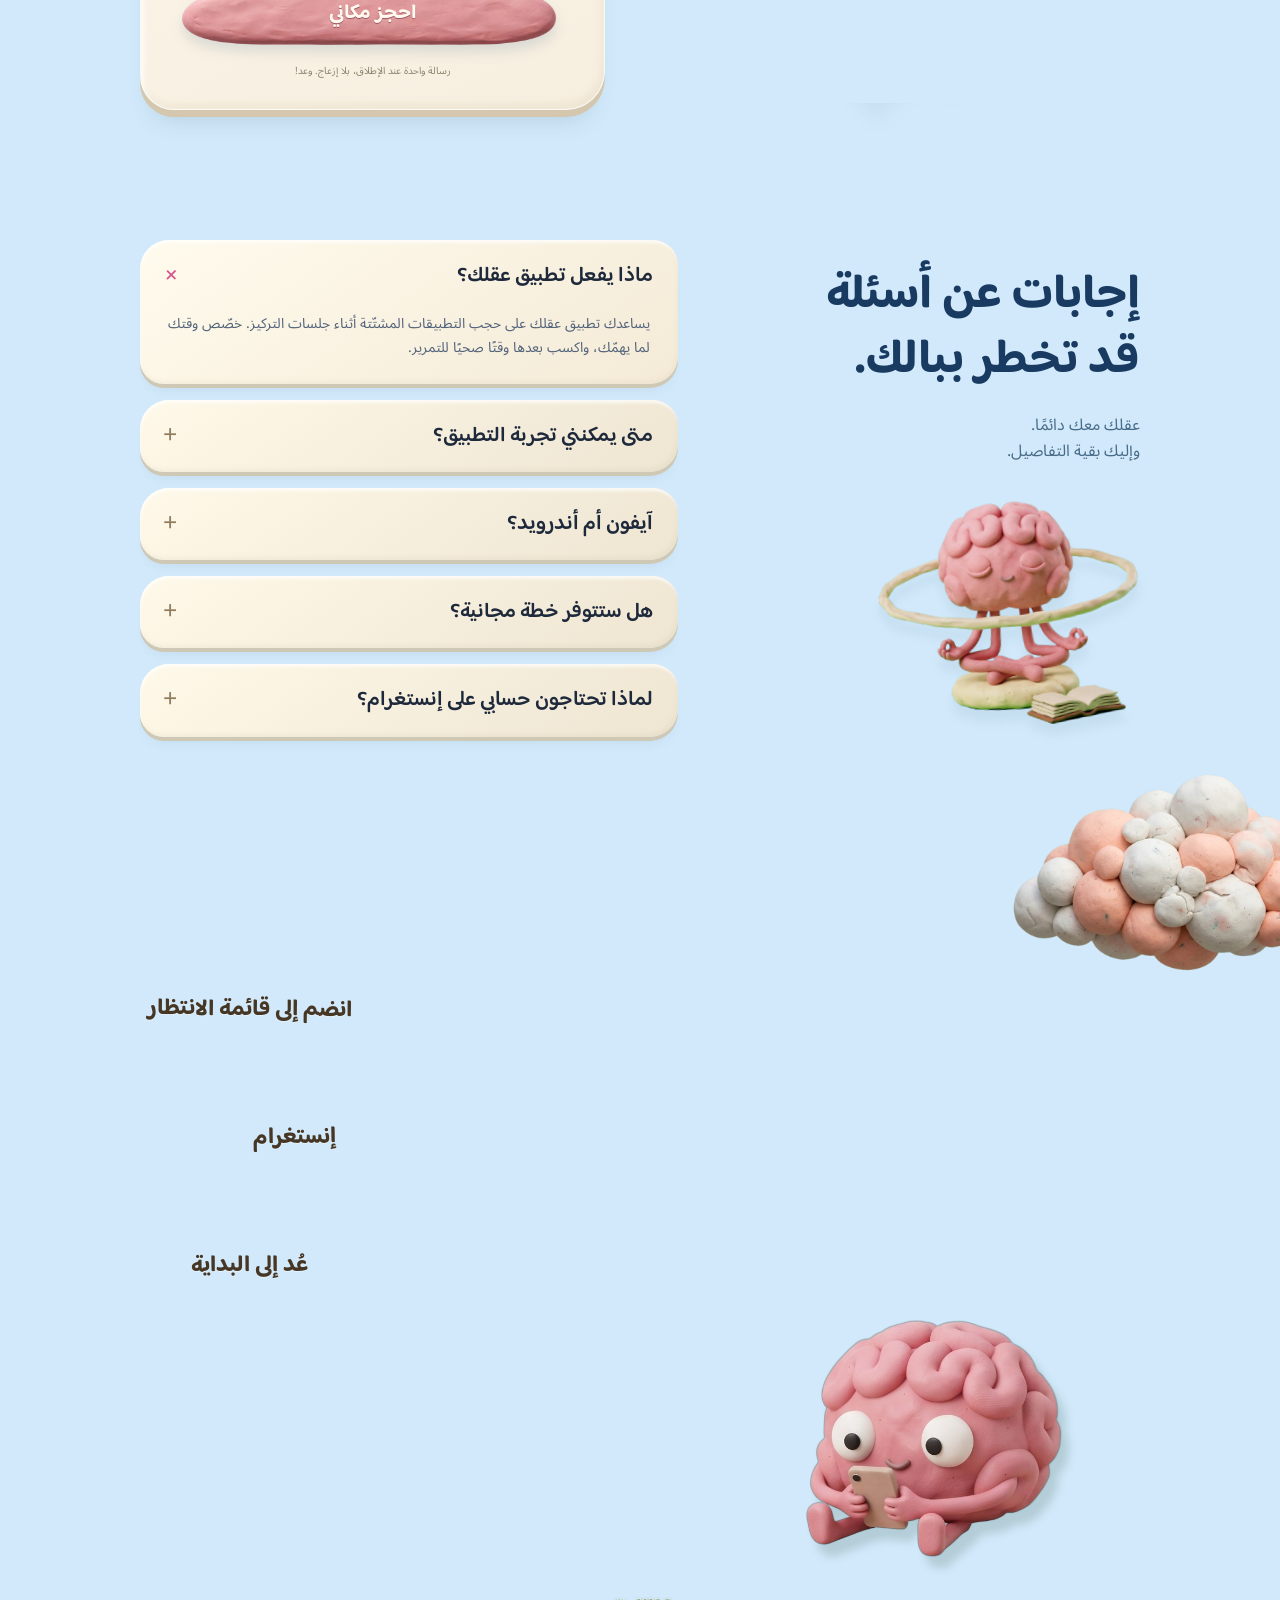
<file: brain/ar.html>
<!doctype html>
<html lang="ar" dir="rtl">
<head>
  <meta charset="utf-8">
  <meta name="viewport" content="width=device-width, initial-scale=1, viewport-fit=cover">
  <meta name="theme-color" content="#559edc">
  <title>عقلك — تمرير أقل. حياة أكثر</title>
  <meta name="description" content="تعرّف على عقلك، رفيقك الصلصالي لتركيز أفضل. حافظ على صفاء عقلك، أبعد التطبيقات المشتّتة، واكسب وقت التمرير.">
  <link rel="icon" href="favicon.ico" sizes="16x16 32x32 48x48">
  <link rel="icon" type="image/png" sizes="32x32" href="assets/favicon-32.png">
  <link rel="icon" type="image/png" sizes="16x16" href="assets/favicon-16.png">
  <link rel="apple-touch-icon" sizes="180x180" href="assets/apple-touch-icon.png">
  <link rel="manifest" href="site.webmanifest">
  <link rel="alternate" hreflang="en" href="index.html">
  <link rel="alternate" hreflang="ar" href="ar.html">
  <meta property="og:type" content="website">
  <meta property="og:site_name" content="عقلك">
  <meta property="og:title" content="عقلك — تمرير أقل. حياة أكثر">
  <meta property="og:description" content="تعرّف على عقلك، رفيقك الصلصالي لتركيز أفضل. حافظ على صفاء عقلك، أبعد التطبيقات المشتّتة، واكسب وقت التمرير.">
  <meta property="og:locale" content="ar_QA">
  <meta property="og:locale:alternate" content="en_US">
  <meta property="og:image" content="assets/opengraph-ar-same.jpg">
  <meta property="og:image:type" content="image/jpeg">
  <meta property="og:image:width" content="1200">
  <meta property="og:image:height" content="630">
  <meta property="og:image:alt" content="عقلك، رفيقك الصلصالي المبتسم بجانب عبارة تمرير أقل. حياة أكثر.">
  <meta name="twitter:card" content="summary_large_image">
  <meta name="twitter:title" content="عقلك — تمرير أقل. حياة أكثر">
  <meta name="twitter:description" content="هاتفك، بدون دوّامة التمرير. تعرّف على رفيقك الصلصالي لتركيز أفضل.">
  <meta name="twitter:image" content="assets/opengraph-ar-same.jpg">
  <link rel="preconnect" href="https://fonts.googleapis.com">
  <link rel="preconnect" href="https://fonts.gstatic.com" crossorigin>
  <link href="https://fonts.googleapis.com/css2?family=Baloo+2:wght@600;700;800&family=Baloo+Bhaijaan+2:wght@600;700;800&family=Noto+Sans+Arabic:wght@400;500;600;700&family=Figtree:wght@400;500;600;700&display=swap" rel="stylesheet">
  <link rel="preload" as="image" href="assets/brain-ar.png">
  <link rel="preload" as="image" href="assets/clay_ar_pink.png">
  <link rel="preload" as="image" href="assets/button_pink.png">
  <link rel="preload" as="image" href="assets/button-cream.webp">
  <link rel="stylesheet" href="styles.css">
  <link rel="stylesheet" href="experience.css">
  <link rel="stylesheet" href="arabic.css">
  <link rel="stylesheet" href="navbar.css">
  <link rel="stylesheet" href="motion.css">
  <script src="locale.js" defer></script>
  <script src="app.js" defer></script>
</head>
<body>
<div class="language-wind" id="language-wind" aria-hidden="true"><i></i><i></i><i></i><i></i><i></i><i></i><b></b><b></b><b></b></div>
<a class="skip-link" href="#main">انتقل إلى المحتوى</a>
<header class="top-nav" id="site-nav">
  <nav class="nav-shell" aria-label="التنقّل الرئيسي">
    <a class="nav-brand" href="#main"><span class="nav-portrait"><img src="assets/brain-avatar.png" alt="" width="56" height="56"></span><span class="nav-brand-copy"><span class="nav-brand-name">عقلك</span><span class="nav-brand-note">مساحة للحياة.</span></span></a>
    <div class="nav-panel" id="nav-panel">
      <div class="nav-menu-intro"><span>أشياء جميلة تنتظرك.</span><img src="assets/clay-reward.webp" alt="" width="34" height="34"></div>
      <div class="nav-links">
        <a href="#how"><img class="nav-link-art" src="assets/brain-guard.png" alt="" width="60" height="60"><span>تعرّف على عقلك</span></a>
        <a href="#focus-preview"><img class="nav-link-art" src="assets/brain-focus.png" alt="" width="60" height="60"><span>جرّب التركيز</span></a>
        <a href="#faq"><img class="nav-link-art" src="assets/brain-meditate-fixed.png" alt="" width="60" height="60"><span>أسئلة شائعة</span></a>
        <a href="../download/ar.html"><img class="nav-link-art" src="assets/brain-avatar.png" alt="" width="60" height="60"><span>حمّل تطبيق عقلك لأندرويد</span></a>
        <a class="nav-social" href="https://instagram.com/brainandpip" target="_blank" rel="noopener noreferrer"><img class="nav-link-art" src="assets/instagram_brain_clay.png" alt="" width="60" height="60"><span>إنستغرام</span><svg class="nav-external" viewBox="0 0 20 20" aria-hidden="true"><path d="M5 15 15 5M5 5h10v10"/></svg></a>
      </div>
      <a class="nav-cta" href="#join"><span>انضم</span><svg viewBox="0 0 24 24" aria-hidden="true"><path d="M5 12h14m-6-6 6 6-6 6"/></svg></a>
      <p class="nav-menu-note"><span aria-hidden="true"></span>نسخة أندرويد متاحة · آيفون قريبًا</p>
    </div>
    <a class="nav-cta nav-quick-join" href="../download/ar.html"><span>حمّل APK</span><svg viewBox="0 0 24 24" aria-hidden="true"><path d="M12 3v12m0 0 4.5-4.5M12 15l-4.5-4.5M5 17v3h14v-3"/></svg></a>
    <div class="nav-tools">
      <button class="language-switch" type="button" id="language-switch" aria-label="Switch to English" title="Switch to English"><svg viewBox="0 0 24 24" fill="none" stroke="currentColor" stroke-width="1.6" stroke-linecap="round" stroke-linejoin="round" aria-hidden="true"><circle cx="12" cy="12" r="9" fill="none" stroke="currentColor"/><ellipse cx="12" cy="12" rx="4" ry="9" fill="none" stroke="currentColor"/><path d="M3 12h18M5 6.5c4 2 10 2 14 0M5 17.5c4-2 10-2 14 0" fill="none" stroke="currentColor"/></svg></button>
      <button class="nav-toggle" id="nav-toggle" type="button" aria-expanded="false" aria-controls="nav-panel" aria-label="القائمة"><span></span><span></span></button>
    </div>
  </nav>
</header>
<main id="main">
  <section class="intro" aria-labelledby="hero-title">
    <img class="intro-cloud cloud-a" src="assets/cloud1.webp" alt="" width="380" height="220">
    <img class="intro-cloud cloud-b" src="assets/cloud2.webp" alt="" width="380" height="220">
    <img class="intro-cloud cloud-c" src="assets/cloud2.webp" alt="" width="230" height="140">
    <img class="intro-cloud cloud-d" src="assets/cloud1.webp" alt="" width="230" height="140">
    <div class="intro-content">
      <div class="intro-scene">
        <img class="intro-brain" src="assets/pose5.png" alt="عقلك، الرفيق الصلصالي المبتسم" width="560" height="723">
        <h1 id="hero-title"><img src="assets/brain-ar.png" alt="عقلك" width="1142" height="384"></h1>
      </div>
      <p class="intro-line">هاتفك، بدون دوّامة التمرير.</p>
      <div class="intro-actions"><a class="clay-button pink" href="../download/ar.html">حمّل تطبيق عقلك</a><a class="clay-button cream" href="#how">تعرّف على عقلك</a></div>
      <p class="intro-platforms">نسخة أندرويد متاحة · آيفون قريبًا</p>
    </div>
  </section>

  <section class="story wrap" id="how" aria-labelledby="how-title">
    <div class="story-heading reveal"><h2 class="story-clay-title" id="how-title"><span class="sr-only">تمرير أقل. حياة أكثر</span><img src="assets/clay_ar_pink.png" alt="" width="1524" height="675" loading="eager" fetchpriority="low" decoding="async"></h2><p>عقلك يبعد عنك التطبيقات المشتّتة.<br> لتعود إلى الأشياء التي أردت فعلها وتعيش يومك بصفاء.</p></div>
    <article class="story-row reveal"><div class="story-art"><img src="assets/brain_jar_nobody.png" alt="عقلك يحرس مرطبانًا من مشتّتات الهاتف" width="867" height="732" loading="eager" fetchpriority="low" decoding="async"></div><div class="story-copy"><h3>ابتعد عن التمرير<br> مع عقلك.</h3><p>اختر التطبيقات التي تسرق وقتك وتركيزك. سيبقيها عقلك مغلقة لتكمل يومك براحة.</p><img class="story-prop prop-lock" src="assets/clay-lock.webp" alt="" width="578" height="854" loading="eager" fetchpriority="low" decoding="async"></div></article>
    <article class="story-row story-reverse focus-story reveal" id="focus-preview">
      <div class="story-art focus-stage"><img class="focus-desk" src="assets/brain-focus.png" alt="عقلك يكتب في دفتر على مكتب صلصالي" width="776" height="664" loading="eager" fetchpriority="low" decoding="async"><div class="demo-phone"><img src="assets/phone.webp" alt="هاتف صلصالي يعرض تجربة توضيحية للتركيز" width="440" height="800" loading="eager" fetchpriority="low" decoding="async"><span class="phone-caption">مساحة لذهنك</span><output class="phone-time" id="focus-time" aria-live="off" aria-label="متبقّي 12 ثانية">00:12</output><div class="phone-progress" aria-hidden="true"><span id="focus-progress"></span></div></div></div>
      <div class="story-copy"><h3>خصّص وقتًا<br> لما تحبّ.</h3><p>فصل من كتاب. تمرينك اليومي. مشروع تؤجّله دائمًا. ابدأ جلسة تركيز ودع عقلك يرافقك.</p><button class="clay-button cream focus-button" id="focus-start" type="button">جرّب لحظة تركيز</button><p class="focus-status" id="focus-status" role="status">تجربة على الموقع لمدة ١٢ ثانية.</p></div>
    </article>
    <article class="story-row reveal"><div class="story-art"><img src="assets/brain-read-final.png" alt="عقلك يستريح مع كتاب" width="928" height="676" loading="eager" fetchpriority="low" decoding="async"></div><div class="story-copy"><h3>اكسب وقت التمرير.<br> واستمتع باستراحتك.</h3><p>وقت التركيز يمنحك وقتًا للتمرير. حافظ على صفاء عقلك ونشاطه، عادات تلقائية أقل وخيارات واعية أكثر.</p><img class="story-prop prop-star" src="assets/clay-reward.webp" alt="" width="754" height="748" loading="eager" fetchpriority="low" decoding="async"></div></article>
  </section>

  <section class="join-section wrap" id="join" aria-labelledby="join-title">
    <div class="join-art" aria-hidden="true">
      <div class="parrot-guide">
        <div class="parrot-flight">
          <div class="parrot-sprite"></div>
        </div>
        <span class="parrot-spark spark-one">✦</span>
        <span class="parrot-spark spark-two">✧</span>
      </div>
      <img class="join-island" src="assets/hero-clay-world.webp" alt="" width="930" height="664" loading="eager" fetchpriority="low" decoding="async">
      <img class="join-brain" src="assets/pose5.png" alt="" width="690" height="918" loading="eager" fetchpriority="low" decoding="async">
      <img class="join-cloud" src="assets/cloud1.webp" alt="" width="380" height="220" loading="eager" fetchpriority="low" decoding="async">
    </div>
    <div class="join-heading reveal"><h2 id="join-title">كن من أوائل<br> أصدقاء عقلك.</h2><p>اترك اسم حسابك على إنستغرام. سنراسلك عند الإطلاق.</p></div>
    <div class="join-form join-card reveal">
      <img class="join-bell" src="assets/bell.webp" alt="" width="110" height="110" loading="eager" fetchpriority="low" decoding="async">
      <form id="wl" novalidate>
        <h3 class="join-card-title">تمرير أقلّ<br> يبدأ من هنا.</h3>
        <p class="form-intro">خطوتك الأولى سهلة.</p>
        <fieldset class="platforms"><legend><span class="field-number">1</span> ما نوع هاتفك؟</legend>
          <label class="platform"><input type="radio" name="platform" value="ios" required><span class="platform-surface"><svg viewBox="0 0 42 58" aria-hidden="true"><rect x="6" y="3" width="30" height="52" rx="9"/><path d="M17 9h8M18 48h6"/></svg><span>آيفون</span><span class="radio-mark" aria-hidden="true"></span></span></label>
          <label class="platform"><input type="radio" name="platform" value="android" required><span class="platform-surface"><svg viewBox="0 0 42 58" aria-hidden="true"><rect x="6" y="3" width="30" height="52" rx="6"/><circle cx="21" cy="10" r="1"/><path d="M18 48h6"/></svg><span>أندرويد</span><span class="radio-mark" aria-hidden="true"></span></span></label>
        </fieldset>
        <label class="field-label" for="ig"><span class="field-number">2</span> أين يجدك عقلك؟</label>
        <div class="handle"><img src="assets/at.webp" alt="" width="42" height="42" loading="eager" fetchpriority="low" decoding="async"><input id="ig" dir="ltr" name="instagram" type="text" autocomplete="off" autocapitalize="off" spellcheck="false" maxlength="31" placeholder="your_instagram" aria-describedby="hint" required></div>
        <p class="hint" id="hint" aria-live="polite">لا نحتاج بريدك الإلكتروني. رسالة واحدة عند الإطلاق.</p>
        <div class="honeypot" aria-hidden="true"><label for="website">الموقع الإلكتروني</label><input id="website" name="website" tabindex="-1" autocomplete="off"></div>
        <button class="clay-button pink submit-button" id="go" type="submit">احجز مكاني</button>
        <p class="form-fine">رسالة واحدة عند الإطلاق، بلا إزعاج. وعد!</p>
      </form>
      <div class="done" id="done" hidden tabindex="-1"><img src="assets/pose5.png" alt="عقلك يحتفل" width="690" height="918" loading="eager" fetchpriority="low" decoding="async"><h3 id="done-title">أنت الآن على القائمة!</h3><p id="done-description"></p><a class="clay-button pink" href="https://instagram.com/brainandpip" target="_blank" rel="noopener noreferrer">تابع تطوّر عقلك</a><button class="text-link" id="join-another" type="button">استخدم اسم حساب آخر</button></div>
    </div>
  </section>

  <section class="faq wrap reveal" id="faq" aria-labelledby="faq-title">
    <div class="faq-intro"><h2 id="faq-title">إجابات عن أسئلة<br> قد تخطر ببالك.</h2><p>عقلك معك دائمًا.<br> وإليك بقية التفاصيل.</p><img src="assets/brain-meditate-fixed.png" alt="عقلك يجلس بهدوء في تأمل" width="731" height="662" loading="eager" fetchpriority="low" decoding="async"></div>
    <div class="faq-list">
      <details open><summary>ماذا يفعل تطبيق عقلك؟</summary><p>يساعدك تطبيق عقلك على حجب التطبيقات المشتّتة أثناء جلسات التركيز. خصّص وقتك لما يهمّك، واكسب بعدها وقتًا صحيًا للتمرير.</p></details>
      <details><summary>متى يمكنني تجربة التطبيق؟</summary><p>نعمل على تطوير تطبيق عقلك الآن. انضم إلى قائمة الانتظار وسنراسلك عندما تصبح نسختك جاهزة. تابع التطوير على <a href="https://instagram.com/brainandpip" target="_blank" rel="noopener noreferrer">@brainandpip</a>.</p></details>
      <details><summary>آيفون أم أندرويد؟</summary><p>نعمل على النسختين معًا. اختر نوع هاتفك عند الانضمام لنخبرك عند إطلاق نسختك.</p></details>
      <details><summary>هل ستتوفر خطة مجانية؟</summary><p>نعم. سنشارك التفاصيل مع اقتراب الإطلاق، بما فيها ميزات خاصة للأعضاء الأوائل في قائمة الانتظار.</p></details>
      <details><summary>لماذا تحتاجون حسابي على إنستغرام؟</summary><p>لنرسل لك رسالة خاصة واحدة عند الإطلاق فقط. لا نحتاج كلمة مرورك أو بريدك الإلكتروني، ولن نغرقك برسائل تسويقية.</p></details>
    </div>
  </section>
</main>
<footer class="outro" id="footer" aria-label="تذييل عقلك">
  <div class="outro-scene">
    <img class="outro-cloud" src="assets/cloud2.webp" alt="" width="300" height="180" loading="eager" fetchpriority="low" decoding="async">
    <img class="meadow" src="assets/outro-meadow.webp" alt="مرج صلصالي مصنوع يدويًا مع أزهار ولافتة خشبية" width="1536" height="1024" loading="eager" fetchpriority="low" decoding="async">
    <nav class="signpost" aria-label="روابط أسفل الصفحة"><a class="sign-link sign-one" href="#join">انضم إلى قائمة الانتظار</a><a class="sign-link sign-two" href="https://instagram.com/brainandpip" target="_blank" rel="noopener noreferrer">إنستغرام</a><a class="sign-link sign-three" href="#main">عُد إلى البداية</a></nav>
    <img class="outro-brain" src="assets/pose5.png" alt="عقلك يلوّح مودّعًا من المرج" width="690" height="918" loading="eager" fetchpriority="low" decoding="async">
    <p class="copyright">© 2026 عقلك</p>
  </div>
</footer>
</body>
</html>
</file>
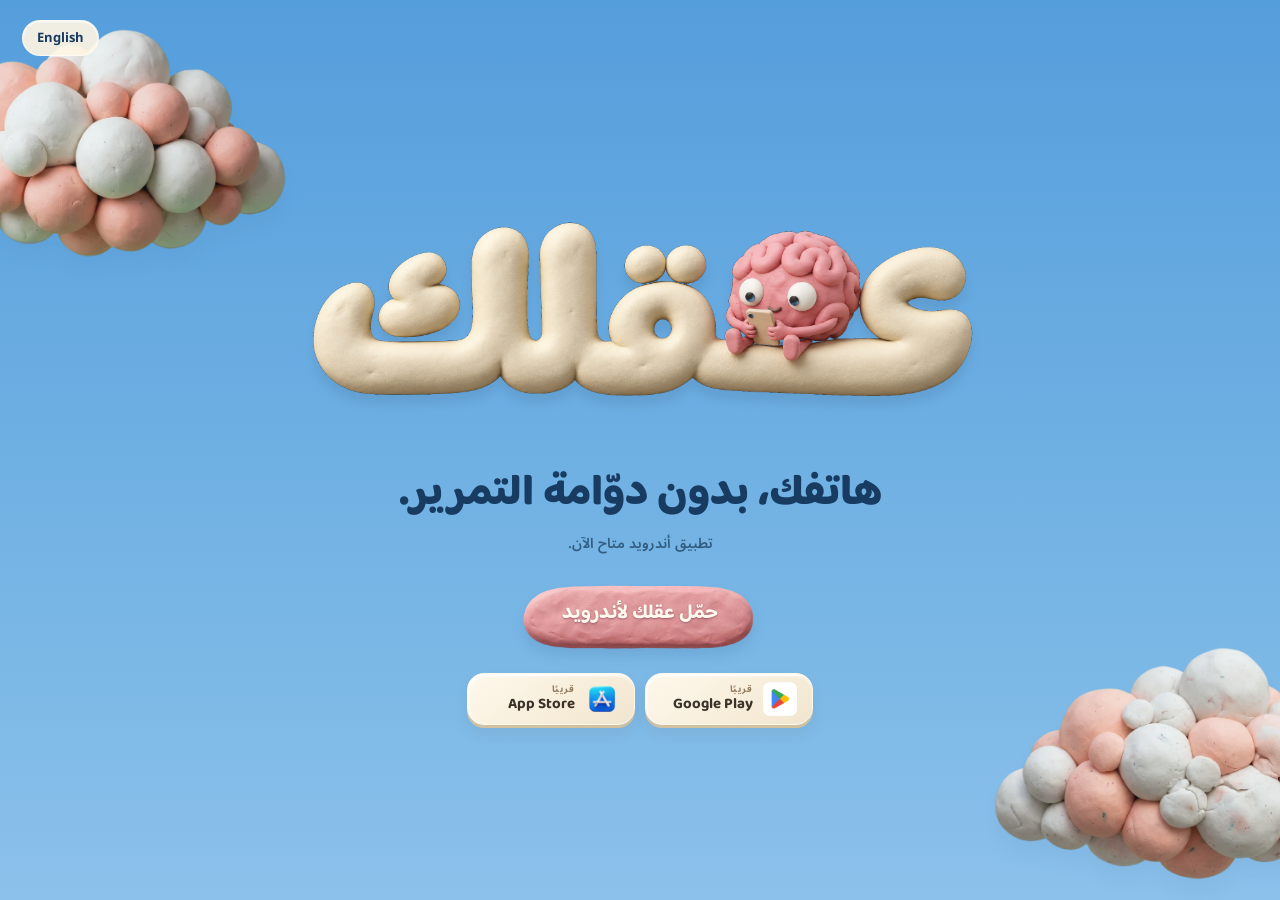
<file: download/ar.html>
<!doctype html>
<html lang="ar" dir="rtl">
<head>
  <meta charset="utf-8">
  <meta name="viewport" content="width=device-width, initial-scale=1, viewport-fit=cover">
  <meta name="theme-color" content="#559edc">
  <title>حمّل عقلك لأندرويد</title>
  <meta name="description" content="تطبيق عقلك جاهز لأندرويد. حمّله وامنح حياتك مساحة أكبر.">
  <link rel="icon" type="image/png" sizes="512x512" href="assets/brain-icon.png">
  <link rel="preconnect" href="https://fonts.googleapis.com">
  <link rel="preconnect" href="https://fonts.gstatic.com" crossorigin>
  <link href="https://fonts.googleapis.com/css2?family=Baloo+Bhaijaan+2:wght@600;700;800&family=Noto+Sans+Arabic:wght@400;500;600;700;800&display=swap" rel="stylesheet">
  <link rel="stylesheet" href="download.css">
</head>
<body>
  <a class="language" href="index.html" lang="en" hreflang="en">English</a>
  <main class="download-scene">
    <img class="cloud cloud-left" src="../brain/assets/cloud1.webp" alt="" aria-hidden="true">
    <img class="cloud cloud-right" src="../brain/assets/cloud2.webp" alt="" aria-hidden="true">
    <div class="download-content">
      <div class="brand-art brand-art-ar">
        <img class="wordmark" src="../brain/assets/brain-ar.png" alt="عقلك" width="1142" height="384" fetchpriority="high">
        <img class="mascot" src="../brain/assets/pose5.png" alt="عقلك، رفيقك الصلصالي" width="560" height="723" fetchpriority="high">
      </div>
      <h1>هاتفك، بدون دوّامة التمرير.</h1>
      <p class="release-note">تطبيق أندرويد متاح الآن.</p>
      <a class="clay-button" href="https://github.com/Renoo-AI/brain/releases/download/app/brain.apk">حمّل عقلك لأندرويد</a>
      <div class="store-soon" aria-label="قريبًا على Google Play وApp Store">
        <div class="store-badge">
          <img class="store-icon play-icon" src="assets/google-play-logo.webp" alt="" aria-hidden="true" width="48" height="48">
          <span class="store-copy"><small>قريبًا</small><strong>Google Play</strong></span>
        </div>
        <div class="store-badge">
          <img class="store-icon app-icon" src="assets/app-store-logo.png" alt="" aria-hidden="true" width="48" height="48">
          <span class="store-copy"><small>قريبًا</small><strong>App Store</strong></span>
        </div>
      </div>
    </div>
  </main>
</body>
</html>
</file>
<file: brain/styles.css>
:root {
  --ink: #193b61;
  --muted: #486b88;
  --display: 'Baloo 2', 'Bricolage Grotesque', 'Trebuchet MS', sans-serif;
  --body: 'Figtree', 'Segoe UI', sans-serif;
}
* { box-sizing: border-box; }
html { scroll-behavior: smooth; scroll-padding-top: 35px; }
body { margin: 0; color: var(--ink); font: 17px/1.65 var(--body); background: linear-gradient(180deg, #559edc 0, #8cc1eb 680px, #c4e3f8 1350px, #d1e9fa 2200px, #d1e9fa 100%); }
img { display: block; max-width: 100%; height: auto; }
a { color: inherit; }
button, input { font: inherit; }
button, a, input, summary { -webkit-tap-highlight-color: transparent; }
button { cursor: pointer; }
h1, h2, h3, p { margin: 0; }
h2, h3 { font-family: var(--display); font-weight: 800; letter-spacing: -.045em; line-height: 1.08; text-wrap: balance; }
h2 { font-size: clamp(38px, 4.4vw, 59px); }
h3 { font-size: clamp(32px, 3.5vw, 46px); }
p { color: var(--muted); }
a:focus-visible, button:focus-visible, input:focus-visible, summary:focus-visible { outline: 3px solid #173b61; outline-offset: 6px; }
[hidden] { display: none !important; }
.wrap { width: min(1000px, calc(100% - 80px)); margin-inline: auto; }
.skip-link { position: fixed; z-index: 20; top: 10px; inset-inline-start: 10px; padding: 9px 16px; background: #fff5e3; transform: translateY(-170%); border-radius: 12px; color: #193c62; font-weight: 700; text-decoration: none; box-shadow: 0 4px 10px rgba(0,0,0,0.12); }
.skip-link:focus { transform: none; }
.top-nav { position: absolute; z-index: 5; top: 25px; right: 36px; }
.top-nav nav { display: flex; gap: 25px; }
.top-nav a { text-decoration: none; font-size: 13px; font-weight: 700; color: #193c62; }
.top-nav a:hover { text-decoration: underline; text-underline-offset: 5px; }

/* One clay shape per button, with ordinary live text on top. */
.clay-button { display: inline-flex; justify-content: center; align-items: center; min-height: 67px; padding: 15px 35px 20px; min-width: 190px; color: var(--ink); font-size: 17px; font-weight: 800; line-height: 1.2; text-align: center; text-decoration: none; border: 0; border-radius: 999px; background-color: transparent; background-repeat: no-repeat; background-position: center; background-size: 100% 100%; filter: drop-shadow(0 8px 6px #25517c22); transition: transform .18s ease-out, filter .18s; }
.clay-button.pink { color: #fff9ee; background-image: url('assets/button_pink.png'); text-shadow: 0 1px 2px rgba(80, 20, 50, 0.4); }
.clay-button.cream { background-image: url('assets/button-cream.webp'); color: #35212e; }
.clay-button:hover { transform: translateY(-3px); filter: drop-shadow(0 11px 7px #25517c28); }
.clay-button:active { transform: translateY(2px) scale(.98); filter: drop-shadow(0 3px 3px #25517c22); }
.clay-button:disabled { cursor: wait; opacity: .65; }

/* A quiet opening: wordmark, Brain, clouds, and two choices. */
.intro { min-height: 850px; position: relative; padding: 70px 30px 90px; text-align: center; isolation: isolate; overflow: hidden; }
.intro-content { width: min(780px, 100%); margin: auto; position: relative; z-index: 1; }
.intro-scene { height: 440px; position: relative; margin-inline: auto; }
.intro-scene h1 { position: absolute; bottom: 0; width: 100%; filter: drop-shadow(0 10px 5px #416e9c35); }
.intro-scene h1 img { margin: 0 auto; max-height: 280px; width: auto; max-width: 90%; object-fit: contain; }
.intro-brain { position: absolute; bottom: 205px; left: 51%; translate: -50% 0; width: 160px; z-index: 1; filter: drop-shadow(3px 6px 3px #385c7b25); }
.intro-line { margin-top: 34px; font-weight: 700; font-size: 23px; color: #1b4068; }
.intro-actions { display: flex; justify-content: center; gap: 18px; margin-top: 28px; }
.intro-actions .pink { min-width: 237px; }
.intro-platforms { font-size: 12px; margin-top: 20px; color: #375e80; }
.intro-cloud { position: absolute; pointer-events: none; z-index: 0; animation: cloud-drift 14s ease-in-out infinite alternate; filter: drop-shadow(0 14px 10px #38679316); }
.cloud-a { width: clamp(230px, 31vw, 470px); left: -130px; top: 15px; transform: rotate(-8deg); }
.cloud-b { width: clamp(230px, 30vw, 440px); right: -125px; top: 75px; animation-delay: -5s; }
.cloud-c { width: 165px; left: 5%; top: 430px; animation-delay: -8s; }
.cloud-d { width: 160px; right: 5%; top: 440px; animation-delay: -2s; }

/* The story lives in the sky, without panels around every scene. */
.story { padding-top: 65px; }
.story-heading { text-align: center; margin-bottom: 55px; }
.story-heading p { margin-top: 24px; font-size: 17px; }
.story-row { display: grid; grid-template-columns: 1fr 1fr; align-items: center; gap: 90px; padding: 50px 15px; min-height: 405px; }
.story-art { display: grid; place-items: center; }
.story-art img { width: 100%; max-width: 385px; max-height: 345px; object-fit: contain; filter: drop-shadow(0 15px 7px #41759218); }
.story-copy p { margin-top: 23px; max-width: 325px; font-size: 17px; line-height: 1.7; }
.story-reverse .story-art { order: 2; }
.story-reverse .story-copy { order: 1; padding-left: 35px; }

/* An open form: labels and inputs, no buttons inside a raised card. */
.join-section { padding-top: 115px; padding-bottom: 100px; }
.join-heading { text-align: center; }
.join-heading p { font-size: 17px; margin-top: 20px; }
.join-form { max-width: 410px; margin: 43px auto 0; }
.platforms { padding: 0; margin: 0 0 27px; border: 0; }
.platforms legend, .field-label { font-size: 14px; font-weight: 700; margin-bottom: 13px; padding: 0; }
.platform-options { display: flex; gap: 34px; }
.platform-options label { display: inline-flex; align-items: center; gap: 9px; cursor: pointer; font-size: 15px; }
.platform-options input { width: 18px; height: 18px; accent-color: #d6558c; margin: 0; cursor: pointer; }
.field-label { display: block; }
.handle { display: flex; align-items: center; gap: 10px; padding: 14px 17px; border-radius: 16px; background: #fff9edc9; box-shadow: inset 0 2px 4px #547b9120; border: 1px solid #fff7; }
.handle img { width: 29px; height: 29px; object-fit: contain; }
.handle input { background: none; border: 0; outline: 0; min-width: 0; width: 100%; color: var(--ink); font-size: 16px; }
.handle input::placeholder { color: #8a9ba7; }
.handle:focus-within { outline: 2px solid #d6558c; outline-offset: 2px; }
.handle:has(input[aria-invalid=true]) { outline: 2px solid #a6402b; }
.hint { font-size: 12px; min-height: 20px; margin: 10px 0 26px; }
.hint.err { color: #a03e29; }
.submit-button { display: flex; margin-inline: auto; min-width: 235px; }
.preview-notice { font-size: 11px; text-align: center; margin-top: 16px; }
.honeypot { position: absolute; inset-inline-start: 0; inset-block-start: 0; width: 1px; height: 1px; padding: 0; border: 0; overflow: hidden; clip-path: inset(50%); white-space: nowrap; }
.done { text-align: center; outline: 0; }
.done > img { height: 140px; width: auto; margin: 0 auto 23px; }
.done h3 { font-size: 34px; }
.done p { font-size: 15px; margin-top: 18px; margin-bottom: 24px; }
.text-link { display: block; background: none; border: 0; padding: 0; color: var(--muted); text-decoration: underline; text-underline-offset: 4px; font-size: 12px; margin: 20px auto 0; }

.faq { max-width: 700px; padding-top: 20px; padding-bottom: 55px; }
.faq h2 { text-align: center; font-size: 39px; margin-bottom: 35px; }
.faq-list details { border-bottom: 1px solid #83adc84d; }
.faq-list summary { cursor: pointer; list-style: none; font-weight: 700; padding: 20px 27px 20px 0; font-size: 16px; position: relative; }
.faq-list summary::-webkit-details-marker { display: none; }
.faq-list summary::after { content: '+'; position: absolute; right: 0; top: 17px; font-size: 23px; font-weight: 400; }
.faq-list details[open] summary::after { content: '−'; }
.faq-list details > p { font-size: 15px; padding-bottom: 23px; max-width: 600px; }

/* Real links laid over the three blank clay signs. */
.outro { overflow: hidden; }
.outro-scene { width: 100%; max-width: 1800px; margin-inline: auto; position: relative; aspect-ratio: 1536 / 1024; }
.meadow { width: 100%; height: 100%; position: absolute; inset: 0; object-fit: contain; }
.outro-line { position: absolute; z-index: 1; top: 9%; right: 20%; color: var(--ink); font-family: var(--display); font-size: clamp(29px, 4vw, 60px); font-weight: 700; letter-spacing: -.035em; }
.outro-cloud { position: absolute; top: 0; right: -5%; width: 26%; animation: cloud-drift 16s ease-in-out infinite alternate; }
.signpost { position: absolute; inset: 0; }
.sign-link { display: flex; justify-content: center; align-items: center; position: absolute; width: 28%; height: 12%; left: 5.5%; font-size: clamp(14px, 1.65vw, 26px); font-weight: 800; color: #332c23; text-decoration: none; padding: 0 15px; text-align: center; transition: color .15s; }
.sign-link:hover { color: #d6558c; }
.sign-one { top: 22%; }
.sign-two { top: 37%; left: 9%; }
.sign-three { top: 52%; }
.outro-brain { position: absolute; width: 20%; bottom: 8%; right: 17%; filter: drop-shadow(8px 12px 4px #284a332d); }
.copyright { position: absolute; z-index: 2; bottom: 1.5%; left: 50%; translate: -50% 0; color: #e8f0db; font-size: 11px; text-shadow: 0 1px 2px #31512d; white-space: nowrap; }
.reveal { opacity: 1; }
.js-motion .reveal { opacity: 0; transform: translateY(18px); transition: opacity .65s ease, transform .65s ease; }
.js-motion .reveal.is-visible { opacity: 1; transform: none; }
@keyframes cloud-drift { from { translate: -9px 0; } to { translate: 9px -5px; } }

@media (min-width: 1600px) { .intro { min-height: 950px; padding-top: 100px; }.intro-scene { height: 460px; }.intro-content { width: 850px; }.intro-brain { bottom: 230px; width: 180px; } }
@media (max-width: 1000px) {
  .intro { min-height: 800px; padding-top: 90px; }
  .intro-content { width: 680px; }
  .intro-scene { height: 390px; }
  .intro-brain { width: 148px; bottom: 182px; }
  .cloud-a { left: -170px; top: 10px; }.cloud-b { right: -160px; top: 80px; }
  .cloud-c { left: -35px; top: 390px; width: 140px; }.cloud-d { right: -35px; top: 400px; width: 130px; }
  .story-row { gap: 55px; padding-inline: 0; min-height: 370px; }
  .story-art img { max-height: 305px; }
  .story-reverse .story-copy { padding-left: 10px; }
  .story-copy p { font-size: 16px; }
  .outro-line { right: 15%; }
}
@media (max-width: 700px) {
  .wrap { width: calc(100% - 44px); }
  .top-nav { top: 20px; right: 23px; }.top-nav a { font-size: 12px; }.top-nav nav { gap: 22px; }
  .intro { min-height: 680px; padding: 76px 24px 65px; }
  .intro-content { width: 560px; }
  .intro-scene { height: 310px; }
  .intro-brain { width: 123px; bottom: clamp(105px, 24vw, 151px); }
  .intro-line { font-size: 20px; margin-top: 30px; }
  .intro-actions { gap: 11px; margin-top: 24px; }
  .clay-button { min-height: 61px; min-width: 155px; font-size: 15px; padding: 13px 28px 18px; }
  .intro-actions .pink { min-width: 205px; }
  .cloud-a { width: 250px; left: -150px; top: 0; }.cloud-b { width: 250px; right: -155px; top: 65px; }
  .cloud-c { width: 105px; left: -43px; top: 365px; }.cloud-d { width: 105px; right: -43px; top: 375px; }
  .story { padding-top: 45px; }.story-heading { margin-bottom: 25px; }.story-heading p { font-size: 15px; }
  .story-row { gap: 33px; min-height: 320px; padding-block: 40px; }.story-art img { max-height: 250px; }
  .story-copy h3 { font-size: 32px; }.story-copy p { font-size: 14px; margin-top: 17px; }
  .join-section { padding-top: 80px; padding-bottom: 75px; }.join-heading p { font-size: 15px; }
  .faq { padding-bottom: 35px; }.faq h2 { font-size: 34px; }
  .outro-scene { width: 130%; max-width: none; margin-left: -15%; }
  .outro-line { right: 19%; top: 6%; font-size: 33px; }
  .sign-link { font-size: 15px; }
  .outro-brain { width: 22%; right: 19%; }
  .outro-cloud { right: 4%; }
}
@media (max-width: 480px) {
  .top-nav { right: 20px; }.top-nav a { font-size: 11px; }
  .intro { min-height: 640px; padding-top: 85px; padding-inline: 25px; padding-bottom: 55px; }
  .intro-scene { height: 255px; }
  .intro-brain { width: 118px; bottom: 93px; }
  .intro-line { font-size: 18px; margin-top: 29px; }
  .intro-actions { flex-wrap: wrap; gap: 10px; }
  .clay-button { min-height: 58px; min-width: 137px; font-size: 14px; padding: 12px 23px 17px; }
  .intro-actions .pink { min-width: 185px; }.intro-actions .cream { min-width: 128px; }
  .intro-platforms { font-size: 10px; margin-top: 18px; }
  .cloud-a { left: -175px; top: 7px; }.cloud-b { right: -175px; top: 100px; }
  .cloud-c { width: 95px; left: -48px; top: 325px; }.cloud-d { width: 95px; right: -48px; top: 340px; }
  .story { padding-top: 25px; }.story-heading h2 { font-size: 37px; }.story-heading p { font-size: 14px; margin-top: 19px; }.story-heading p br { display: none; }
  .story-row { grid-template-columns: 1fr; gap: 27px; padding-block: 35px 45px; text-align: center; }
  .story-art img { max-width: 275px; max-height: 260px; }
  .story-reverse .story-art, .story-reverse .story-copy { order: initial; padding-left: 0; }
  .story-copy h3 { font-size: 34px; }.story-copy p { max-width: 290px; margin: 17px auto 0; font-size: 15px; }
  .join-section { padding-top: 65px; padding-bottom: 70px; }.join-heading h2 { font-size: 40px; }.join-heading p { font-size: 14px; max-width: 280px; margin-inline: auto; }
  .join-form { margin-top: 34px; width: calc(100% - 20px); }.platform-options { gap: 30px; }.platform-options label { font-size: 14px; }
  .submit-button { min-width: 220px; min-height: 63px; font-size: 16px; }
  .hint { font-size: 11px; }.preview-notice { font-size: 10px; }
  .faq h2 { font-size: 31px; margin-bottom: 24px; }.faq-list summary { font-size: 14px; }.faq-list details > p { font-size: 13px; }
  .outro-scene { width: 160%; margin-left: -29%; margin-top: 15px; }
  .outro-line { top: 5%; right: 24%; font-size: 30px; }
  .sign-link { font-size: 12px; padding-inline: 7px; }
  .outro-brain { right: 23%; width: 23%; }
  .copyright { font-size: 9px; }
}
@media (max-width: 360px) { .intro-actions { flex-direction: column; align-items: center; gap: 7px; }.intro { min-height: 690px; }.intro-brain { bottom: 77px; }.intro-actions .cream { min-width: 185px; }.intro-scene { height: 240px; }.intro-line { font-size: 16px; }.sign-link { font-size: 11px; } }
@media (prefers-reduced-motion: reduce) { html { scroll-behavior: auto; } *, *::before, *::after { animation: none !important; transition: none !important; }.js-motion .reveal { opacity: 1; transform: none; } }
@media (max-width: 700px) { .outro-scene { margin-left: -3%; } .outro-brain { right: 30%; } .outro-line { right: 29%; } .outro-cloud { right: 18%; } }
@media (max-width: 480px) { .outro-scene { margin-left: -5%; } .outro-brain { right: 37%; } .outro-line { right: 41%; font-size: 28px; } .outro-cloud { right: 24%; } .copyright { left: 34%; } }
.intro-content { max-width: 100%; }
</file>
<file: brain/experience.css>
/* A fuller clay composition, with fewer pieces of interface. */
:root{--display:'Baloo 2','Trebuchet MS',sans-serif}
h2,h3{letter-spacing:-.025em;line-height:1.06;font-weight:700}
.clay-button{font-family:var(--display);font-weight:700;font-size:20px;padding-top:13px;padding-bottom:18px}
.intro-line{font-family:var(--display);font-size:27px;font-weight:600}
.intro{min-height:800px;padding-bottom:55px}
.story{padding-top:45px}
.story-row{gap:75px;padding-block:36px;min-height:390px}
.story-art{position:relative;isolation:isolate}
.story-art::after{content:'';position:absolute;z-index:-1;bottom:-9px;left:9%;width:82%;height:40px;border-radius:50%;background:radial-gradient(ellipse,#6899a529,transparent 70%)}
.story-art img{max-width:410px;max-height:350px}
.story-copy{position:relative}
.story-copy p{max-width:335px}
.story-prop{width:59px;height:66px;object-fit:contain;margin-top:24px;filter:drop-shadow(3px 5px 3px #507e951b);transform:rotate(-11deg)}
.prop-timer{transform:rotate(9deg)}
.prop-star{width:66px;transform:rotate(13deg)}
.join-section{display:grid;grid-template-columns:1fr 1fr;grid-template-rows:auto 1fr;column-gap:70px;padding-top:95px;padding-bottom:95px;align-items:start}
.join-art{grid-column:1;grid-row:1 / span 2;align-self:center;position:relative;height:440px;isolation:isolate}
.join-island{position:absolute;width:120%;max-width:120%;left:-12%;bottom:5%;filter:drop-shadow(0 18px 9px #557e951a)}
.join-brain{position:absolute;width:27%;left:45%;bottom:49%;transform:rotate(-2deg);filter:drop-shadow(5px 5px 2px #376b3b25)}
.join-cloud{position:absolute;left:-10%;top:6%;width:38%;z-index:-1;transform:rotate(-8deg)}
.join-heading{text-align:left;grid-column:2}
.join-heading h2{font-size:55px}
.join-heading p{font-size:16px;max-width:350px;margin-top:15px}
.join-form{grid-column:2;margin:30px 0 0;width:100%}
.faq{display:grid;grid-template-columns:.85fr 1.15fr;gap:65px;max-width:1000px;padding-top:35px;padding-bottom:35px;align-items:start}
.faq-intro{padding-top:24px}
.faq-intro h2{text-align:left;font-size:48px;margin-bottom:20px}
.faq-intro p{font-size:16px;line-height:1.6}
.faq-intro>img{width:260px;height:240px;object-fit:contain;margin-top:24px;transform:rotate(-5deg);filter:drop-shadow(0 12px 5px #527e9519)}
.faq-list{display:grid;gap:16px}
.faq-list details{border:0;border-radius:29px 25px 28px 24px;background:linear-gradient(145deg,#fff9e9,#eee5d2);box-shadow:inset 1px 3px 3px #ffffffb3,inset -1px -3px 4px #9b876a12,0 4px 0 #cfc8b5,0 12px 14px -10px #5b7d8f2b;overflow:hidden}
.faq-list summary{font-family:var(--display);font-size:21px;line-height:1.25;font-weight:600;padding:23px 50px 23px 25px;color:#1e293b}
.faq-list summary::after{right:23px;top:20px;font-family:var(--body);font-size:25px;font-weight:400;color:#927d5e}
.faq-list details>p{font-size:14px;line-height:1.7;padding:0 28px 24px 25px;color:#52637a}
.faq-list details[open]{background:linear-gradient(145deg,#fffbed,#f4ead7)}
.sign-link{font-family:var(--display);font-size:clamp(17px,2.05vw,31px);font-weight:700;letter-spacing:-.025em;line-height:1.1;color:#463625;text-shadow:0 1px 0 #fff6;transition:transform .18s ease}
.sign-link:hover{color:#d6558c;transform:translateY(-1px);text-decoration:underline;text-underline-offset:5px;text-decoration-thickness:1px}
.sign-one{rotate:.5deg}.sign-two{rotate:-1deg}.sign-three{rotate:-.5deg}
@media(max-width:1000px){.story-row{gap:45px}.join-section{column-gap:45px}.join-art{height:380px}.join-island{bottom:9%}.join-brain{bottom:48%}.faq{gap:40px}.faq-intro h2{font-size:42px}.faq-list summary{font-size:19px}.sign-link{font-size:clamp(17px,2.2vw,27px)}}
@media(max-width:700px){
.intro{min-height:660px}.intro-line{font-size:24px}.clay-button{font-size:18px}
.story-row{gap:30px;min-height:340px}.story-prop{width:46px;height:52px;margin-top:18px}.story-art img{max-height:285px}
.join-section{grid-template-columns:1fr 1fr;column-gap:30px;padding-block:70px}.join-art{height:300px}.join-heading h2{font-size:41px}.join-heading p{font-size:14px}.join-island{width:130%;max-width:130%;left:-15%;bottom:17%}.join-brain{width:30%;bottom:48%}.join-cloud{top:11%}.join-form{margin-top:25px}.platform-options{gap:20px}.platform-options label{font-size:13px}.submit-button{min-width:210px}.hint{font-size:10px}
.faq{grid-template-columns:1fr;gap:25px;padding-top:30px}.faq-intro{position:relative;min-height:160px;padding:0 140px 0 0}.faq-intro h2{font-size:38px;margin-bottom:16px}.faq-intro p{font-size:14px}.faq-intro>img{position:absolute;right:0;top:10px;width:130px;height:140px;margin:0}.faq-list{gap:15px}.faq-list summary{font-size:20px;padding:21px 48px 21px 24px}.sign-link{font-size:19px}
}
@media(max-width:480px){
.intro-line{font-size:21px}.intro{min-height:630px}.clay-button{font-size:17px}
.story-row{padding-block:28px 34px;gap:22px}.story-copy h3{font-size:37px}.story-copy p{font-size:15px}.story-prop{width:49px;height:53px;margin:17px auto 0}.story-art img{max-height:270px}.story-heading h2{font-size:39px}
.join-section{grid-template-columns:1fr;padding-top:65px;padding-bottom:65px;column-gap:0}.join-heading{grid-column:1;grid-row:1;text-align:center}.join-heading h2{font-size:44px}.join-heading p{margin-inline:auto;max-width:290px}.join-art{grid-column:1;grid-row:2;height:265px;width:310px;max-width:100%;justify-self:center;margin-top:12px}.join-island{width:100%;max-width:100%;left:0;bottom:0}.join-brain{width:27%;left:45%;bottom:43%}.join-cloud{width:31%;left:0;top:9%}.join-form{grid-column:1;grid-row:3;max-width:340px;width:calc(100% - 18px);justify-self:center;margin-top:17px}.platform-options{gap:30px}.platform-options label{font-size:14px}.hint{font-size:11px}.submit-button{font-size:19px}
.faq{padding-top:15px;gap:20px}.faq-intro{min-height:145px;padding-right:115px}.faq-intro h2{font-size:34px}.faq-intro h2 br{display:none}.faq-intro p{font-size:13px}.faq-intro>img{width:110px;height:130px;top:5px}.faq-list summary{font-size:18px;padding:20px 45px 20px 20px}.faq-list summary::after{right:19px;top:17px}.faq-list details>p{font-size:13px;padding:0 21px 21px 20px}.sign-link{font-size:16px}
}
@media(max-width:360px){.intro{min-height:680px}.intro-line{font-size:19px}.faq-intro{padding-right:100px}.faq-intro h2{font-size:30px}.faq-intro>img{width:95px}.sign-link{font-size:14px}}
/* Product detail is part of the scene, not another panel. */
.focus-story{min-height:480px;padding-block:55px}
.focus-stage{min-height:420px;align-self:stretch;position:relative}
.focus-stage>img.focus-desk{position:absolute;left:-35px;bottom:5px;width:83%;max-width:390px;max-height:340px;object-fit:contain;z-index:2}
.demo-phone{position:absolute;right:-9px;top:0;width:190px;transform:rotate(9deg);transform-origin:50% 80%;filter:drop-shadow(9px 20px 8px #43738729);transition:transform .7s cubic-bezier(.2,.8,.2,1)}
.demo-phone>img{width:100%;max-height:none;filter:none}
.phone-caption{position:absolute;top:15%;left:12%;right:12%;text-align:center;font:600 12px/1.2 var(--display);color:#7a6849}
.phone-time{position:absolute;top:21%;left:11%;right:11%;text-align:center;font:700 38px/1 var(--display);color:#7d3858;letter-spacing:-.03em;font-variant-numeric:tabular-nums}
.phone-progress{position:absolute;bottom:12%;left:24%;width:52%;height:5px;background:#d8ceb4;border-radius:6px;overflow:hidden}
.phone-progress>span{display:block;width:100%;height:100%;border-radius:6px;background:#d6558c;transform-origin:left}
.focus-button{margin-top:26px;min-width:235px;min-height:65px;font-size:18px}
.story-copy>p.focus-status{margin-top:13px;font-size:12px;line-height:1.6;min-height:39px;max-width:310px;color:#54758b}
.focus-stage.is-focusing .demo-phone{transform:rotate(0) translateY(-6px)}
.intro-scene h1{animation:wordmark-arrive .9s cubic-bezier(.2,.75,.2,1) both}
.intro-brain{animation:brain-arrive 1.05s cubic-bezier(.2,.8,.2,1) both}
@keyframes wordmark-arrive{from{opacity:0;transform:translateY(14px) scale(.985)}to{opacity:1;transform:none}}
@keyframes brain-arrive{from{opacity:0;transform:translateY(-12px)}to{opacity:1;transform:none}}
@media(max-width:1000px){.focus-stage>img.focus-desk{left:-25px;width:80%}.demo-phone{width:165px;right:-10px;top:20px}.phone-time{font-size:33px}.phone-caption{font-size:10px}.focus-story{min-height:440px}.focus-stage{min-height:390px}}
@media(max-width:700px){.focus-story{min-height:410px;padding-block:40px}.focus-stage{min-height:360px}.focus-stage>img.focus-desk{left:-20px;width:85%;bottom:25px}.demo-phone{width:135px;right:-6px;top:18px}.phone-time{font-size:27px}.phone-caption{font-size:8px}.focus-button{min-width:210px;font-size:16px;min-height:60px}.story-copy>p.focus-status{font-size:11px}}
@media(max-width:480px){.focus-story{padding-block:38px 45px;gap:22px}.focus-stage{min-height:365px;width:100%;max-width:340px;margin:auto}.focus-stage>img.focus-desk{width:83%;left:-5px;bottom:0;max-height:265px}.demo-phone{width:156px;right:5px;top:0}.phone-time{font-size:31px}.phone-caption{font-size:10px}.focus-button{margin-top:23px;font-size:18px;min-width:230px}.story-copy>p.focus-status{margin:12px auto 0;font-size:12px}.focus-stage.is-focusing .demo-phone{transform:rotate(0) translateY(-3px)}}
@media(prefers-reduced-motion:reduce){.intro-scene h1,.intro-brain{animation:none}.demo-phone{transition:none}}
.sr-only{position:absolute!important;width:1px;height:1px;padding:0;margin:-1px;overflow:hidden;clip-path:inset(50%);white-space:nowrap;border:0}
.story-clay-title{width:min(510px,100%);margin:0 auto;filter:drop-shadow(0 7px 3px #49738b22)}
.story-heading{margin-bottom:30px}.story-heading p{margin-top:22px}
@media(max-width:700px){.story-clay-title{width:min(410px,100%)}}
@media(max-width:480px){.story-clay-title{width:310px;max-width:100%}.story-heading{margin-bottom:18px}}

/* Dark clay lettering stays readable across the pink surface. */
.clay-button.pink{color:#fff9ee;text-shadow:0 1px 0 #5e1d3b80}
@media(max-width:480px){
  .join-section{grid-template-columns:minmax(0,1fr)}
  .join-section>*{min-width:0}
  .platforms{min-inline-size:0}
  .demo-phone{right:20px;width:145px}
  .phone-time{font-size:29px}
}
@media(min-width:481px) and (max-width:1000px){.demo-phone{right:12px}}
/* Restore the original tactile waitlist, with the current lettering and button artwork. */
.join-section{grid-template-columns:minmax(0,1fr) minmax(0,1fr);column-gap:70px}
.join-heading{grid-column:1;grid-row:1;align-self:end;padding-top:15px}
.join-heading h2{font-size:57px}
.join-heading p{max-width:330px;font-size:17px}
.join-art{grid-column:1;grid-row:2;height:380px;align-self:center}
.join-island{bottom:0}
.join-brain{bottom:44%}
.join-cloud{top:1%}
.join-form.join-card{grid-column:2;grid-row:1 / span 2;position:relative;width:100%;max-width:none;margin:0;align-self:center;padding:36px 32px 29px;border-radius:37px 33px 39px 34px;background:linear-gradient(150deg,#fff9ec,#f6eedf);box-shadow:inset 3px 5px 5px #ffffffc4,inset -3px -6px 6px #b8a17a1a,0 7px 0 #d4c7ae,0 22px 25px -15px #52738b42;border:1px solid #fff8}
.join-bell{position:absolute;width:82px;height:96px;object-fit:contain;right:-20px;top:-38px;transform:rotate(13deg);filter:drop-shadow(3px 8px 4px #7b6b4925);pointer-events:none}
.join-card-title{font-size:36px;line-height:1.08;color:#314a51;max-width:330px}
.form-intro{font-size:13px;margin-top:11px;color:#7c7e71}
.join-card .platforms{display:grid;grid-template-columns:1fr 1fr;gap:14px;margin:27px 0 25px;min-inline-size:0}
.join-card .platforms legend,.join-card .field-label{display:flex;align-items:center;gap:9px;font-size:12px;font-weight:700;color:#485849;margin-bottom:13px}
.field-number{display:inline-grid;place-items:center;flex:none;width:23px;height:23px;border-radius:8px;background:#e7dfce;box-shadow:inset 1px 2px 2px #fff9,0 2px 0 #cfc4ac;color:#81735b;font-size:11px}
.platform{position:relative;min-width:0}
.platform input{position:absolute;width:1px;height:1px;opacity:0}
.platform-surface{display:flex;flex-direction:column;align-items:center;position:relative;gap:6px;padding:17px 10px 15px;border-radius:22px 19px 21px 20px;border:2px solid transparent;background:linear-gradient(145deg,#f2ecdd,#e5dcc7);box-shadow:inset 2px 3px 3px #ffffffb3,inset -1px -3px 3px #a99a7c14,0 4px 0 #cbbfa5;cursor:pointer;font-family:var(--display);font-size:17px;font-weight:600;color:#485849;transition:transform .18s ease,background .18s}
.platform-surface svg{width:31px;height:44px;fill:#fff9e9;stroke:#8a9379;stroke-width:2.8;stroke-linecap:round;margin-bottom:3px}
.platform:hover .platform-surface{transform:translateY(-2px)}
.platform input:checked+.platform-surface{background:linear-gradient(145deg,#fdecf4,#f8dce8);border-color:#d6558c;box-shadow:inset 1px 3px 4px #d6558c1a,0 2px 0 #c789a8;transform:translateY(2px)}
.platform input:focus-visible+.platform-surface{outline:3px solid #d6558c;outline-offset:4px}
.radio-mark{position:absolute;top:11px;right:11px;width:12px;height:12px;border-radius:50%;background:#d3cbb7;box-shadow:inset 0 2px 3px #87765c22}
.platform input:checked+.platform-surface .radio-mark{background:#d6558c;box-shadow:inset 0 0 0 3px #fdecf4,0 0 0 1px #d6558c}
.join-card .handle{background:#ebe4d4;border:0;box-shadow:inset 1px 3px 5px #8b7e6425,0 1px 1px #fff;border-radius:16px;padding:13px 14px}
.join-card .handle input{font-size:14px;color:#384f4e}
.join-card .hint{font-size:10px;color:#8a826f;margin-bottom:23px;min-height:18px}
.join-card .hint.err{color:#a03e29}
.join-card .submit-button{width:100%;min-width:0;font-size:20px;min-height:65px}
.form-fine{text-align:center;font-size:10px;color:#8b816d;margin-top:14px}
.join-card .preview-notice{font-size:9px;margin-top:9px;color:#9d8566}
.join-card .done{padding-block:5px;min-height:490px}
@media(max-width:1000px){.join-section{column-gap:45px}.join-heading h2{font-size:49px}.join-heading p{font-size:15px}.join-art{height:340px}.join-form.join-card{padding:32px 25px 25px}.join-card-title{font-size:32px}.join-bell{width:70px;right:-15px;top:-34px}}
@media(max-width:700px){.join-section{grid-template-columns:minmax(0,1fr);gap:0;max-width:560px;padding-block:70px}.join-heading{grid-column:1;grid-row:1;text-align:center;padding-top:0}.join-heading p{margin-inline:auto;max-width:320px}.join-art{grid-column:1;grid-row:2;height:285px;width:340px;max-width:100%;justify-self:center;margin:12px 0 23px}.join-island{width:100%;max-width:100%;left:0;bottom:0}.join-brain{width:27%;left:45%;bottom:43%}.join-cloud{width:31%;left:0;top:9%}.join-form.join-card{grid-column:1;grid-row:3;width:calc(100% - 24px);max-width:420px;justify-self:center;padding:35px 29px 27px}.join-card-title{font-size:36px}.join-card .platforms legend,.join-card .field-label{font-size:12px}.join-card .done{min-height:470px}}
@media(max-width:480px){.join-section{padding-block:65px}.join-heading h2{font-size:44px}.join-art{height:260px;width:310px;margin-bottom:23px}.join-form.join-card{width:calc(100% - 12px);padding:31px 23px 25px}.join-card-title{font-size:33px}.join-card .platforms{gap:12px;margin-top:25px}.join-bell{width:66px;height:81px;right:-10px;top:-31px}.platform-surface{padding:15px 8px 13px;font-size:17px}.join-card .handle input{font-size:13px}.join-card .submit-button{min-height:64px;font-size:20px}}
@media(max-width:360px){.join-form.join-card{padding-inline:19px}.join-card-title{font-size:30px}.join-card .platforms legend,.join-card .field-label{font-size:11px}.form-fine{font-size:9px}}
</file>
<file: brain/arabic.css>
/* Arabic styling: real, accessible Arabic typography & RTL flow. */
.language-switch { border: 1px solid #193b6130; background: #fff5e3d9; color: var(--ink); padding: 5px 13px; border-radius: 20px; font: 600 13px/1.6 'Noto Sans Arabic', sans-serif; margin-top: -5px; }
.top-nav nav { align-items: center; flex-wrap: wrap; }
html[dir=rtl] { --display: 'Baloo Bhaijaan 2', 'Noto Sans Arabic', sans-serif; --body: 'Noto Sans Arabic', sans-serif; }
[dir=rtl] h2, [dir=rtl] h3, [dir=rtl] .sign-link { letter-spacing: 0; line-height: 1.35; }
[dir=rtl] .intro-line { line-height: 1.7; }
[dir=rtl] .intro-brain { display: none; }
[dir=rtl] .intro-scene h1 img { transform: translateY(clamp(-90px, -5vw, -40px)); }
[dir=rtl] .intro-line, [dir=rtl] .intro-actions, [dir=rtl] .intro-platforms { transform: translateY(-20px); }
[dir=rtl] .top-nav { right: auto; left: 36px; }
[dir=rtl] .join-heading, [dir=rtl] .faq-intro h2 { text-align: start; }
[dir=rtl] .story-copy p { line-height: 1.95; }
[dir=rtl] .faq-list summary { padding: 23px 25px 23px 50px; }
[dir=rtl] .faq-list summary::after { right: auto; left: 23px; }
[dir=rtl] .phone-time { direction: ltr; }
[dir=rtl] .phone-caption { font-size: 12px; line-height: 1.5; }
[dir=rtl] .handle { direction: ltr; }
[dir=rtl] .sign-link { font-size: clamp(15px, 1.8vw, 27px); }
@media (max-width: 700px) {
  .top-nav nav { gap: 15px; }
  [dir=rtl] .faq-intro { padding: 0 0 0 140px; }
  [dir=rtl] .faq-intro > img { right: auto; left: 0; }
  [dir=rtl] .sign-link { font-size: 17px; }
}
@media (max-width: 480px) {
  .top-nav { left: 18px; right: 18px; }
  .top-nav nav { justify-content: center; gap: 15px; }
  [dir=rtl] .top-nav { left: 18px; right: 18px; }
  [dir=rtl] .faq-intro { padding: 0 0 0 115px; }
  [dir=rtl] .join-heading { text-align: center; }
  [dir=rtl] .sign-link { font-size: 14px; }
  [dir=rtl] .clay-button { font-size: 18px; }
  [dir=rtl] .join-card-title { font-size: 30px; }
}
[dir=rtl] .outro { direction: ltr; }
[dir=rtl] .sign-link, [dir=rtl] .copyright { direction: rtl; }
</file>
<file: brain/navbar.css>
/* Three handmade pieces: a brain plaque, a quiet link dock, and a clay invitation. */
html { scroll-padding-top: 128px; }
.top-nav, [dir=rtl] .top-nav { position: fixed; z-index: 30; top: 25px; inset-inline: 28px; width: min(1170px, calc(100% - 56px)); margin-inline: auto; }
.top-nav .nav-shell { display: flex; align-items: center; flex-wrap: nowrap; gap: 15px; padding: 0; border: 0; border-radius: 0; background: none; box-shadow: none; isolation: isolate; }
.top-nav a { text-decoration: none; outline-offset: 5px; }
.top-nav .nav-brand { position: relative; display: flex; align-items: center; flex: none; gap: 11px; min-height: 68px; padding: 9px 22px 10px 10px; color: #2e3d34; background: linear-gradient(150deg, #fff9e9, #eee4cd); border: 1px solid #fff8e5; border-radius: 24px 31px 25px 29px; box-shadow: inset 2px 3px 3px #fff9, inset -2px -3px 4px #b9a17c22, 0 4px 0 #d2c1a4, 0 12px 20px #254d6e1f; rotate: -2deg; transition: rotate .3s, transform .3s, box-shadow .3s; }
.top-nav .nav-brand:hover { rotate: 0deg; transform: translateY(-2px); text-decoration: none; }
.nav-portrait { position: relative; display: block; flex: none; width: 49px; height: 49px; padding: 3px; border-radius: 50%; background: #f0c3d5; box-shadow: inset 0 2px 4px #84624330, 0 1px 0 #fff; rotate: 5deg; }
.nav-portrait img { width: 100%; height: 100%; object-fit: cover; border-radius: 50%; box-shadow: 0 1px 2px #3c48382b; transition: rotate .3s; }
.nav-brand:hover img { rotate: -7deg; }
.nav-brand-copy { display: flex; flex-direction: column; gap: 2px; white-space: nowrap; }
.top-nav .nav-brand-name { font: 800 31px/.95 var(--display); letter-spacing: -.045em; color: #1e293b; }
.nav-brand-note { font: 500 9px/1.5 var(--body); letter-spacing: .04em; color: #7f6e80; }
.nav-panel { display: contents; }
.nav-menu-intro, .nav-menu-note, .nav-link-art { display: none; }
.nav-links { position: relative; display: flex; align-items: center; justify-content: center; flex: 0 1 auto; gap: 3px; min-height: 60px; padding: 6px 10px; margin-inline: auto; background: linear-gradient(155deg, #fffaedfa, #f0e9d7f2); border: 1px solid #fff9e5; border-radius: 50px 46px 48px 44px; box-shadow: inset 1px 2px 2px #fff, inset -1px -2px 3px #c1ac8720, 0 3px 0 #d7cbb4, 0 10px 22px #284a691c; backdrop-filter: blur(20px); transition: box-shadow .25s; }
.top-nav .nav-links a { position: relative; display: flex; align-items: center; justify-content: center; gap: 5px; min-height: 44px; padding: 12px 17px; border: 1px solid transparent; border-radius: 24px; color: #6f7762; font: 600 14px/1.3 var(--body); white-space: nowrap; transition: background .2s, color .2s, box-shadow .2s; }
.top-nav .nav-links a:hover { background: #e8e5d1; color: #364f3e; box-shadow: inset 0 2px 3px #a08b6820; text-decoration: none; }
.top-nav .nav-links a[aria-current] { color: #354d3a; background: #e0e7cc; border-color: #cdd8b7; box-shadow: inset 0 1px 3px #8a9e7325, 0 1px 0 #fff9; }
.nav-external { width: 12px; height: 12px; fill: none; stroke: currentColor; stroke-width: 1.5; stroke-linecap: round; stroke-linejoin: round; opacity: .65; }
.nav-tools { display: flex; align-items: center; gap: 10px; order: 3; flex: none; }
.top-nav .language-switch { display: flex; align-items: center; justify-content: center; gap: 6px; min-height: 54px; min-width: 78px; margin: 0; padding: 12px 13px; border: 1px solid #fdf5e2; border-radius: 22px 25px 23px 24px; background: linear-gradient(145deg, #fff9e9, #eae2cd); box-shadow: inset 1px 2px 2px #fff, 0 3px 0 #cfc0a5, 0 8px 15px #284a6917; color: #3a2214; font: 600 11px/1.5 'Noto Sans Arabic', sans-serif; transition: transform .2s, background .2s; }
.top-nav .language-switch:hover { transform: translateY(-2px); }
.top-nav .nav-cta { display: flex; align-items: center; justify-content: center; flex: none; order: 4; gap: 21px; min-height: 66px; padding: 13px 25px 18px; border: 0; border-radius: 35px; background: transparent url('assets/button_pink.png') center/100% 100% no-repeat; filter: drop-shadow(0 6px 4px #7a3a5820); color: #fff9ee; font: 700 18px/1.4 var(--display); white-space: nowrap; transition: transform .25s, filter .25s; text-shadow: 0 1px 2px rgba(60, 15, 35, 0.4); }
.top-nav .nav-cta:hover { transform: translateY(-3px) rotate(-1deg); filter: drop-shadow(0 9px 5px #7a3a5829); text-decoration: none; }
.nav-cta > svg { width: 28px; height: 28px; padding: 6px; border-radius: 50%; background: #ffffff24; box-shadow: inset 0 1px 2px #5a1e3826, 0 1px 0 #ffcbe055; fill: none; stroke: currentColor; stroke-width: 1.8; stroke-linecap: round; stroke-linejoin: round; transition: transform .25s; }
.nav-cta:hover > svg { transform: translateX(3px); }
.nav-toggle { display: none; }
.top-nav.is-scrolled .nav-links { box-shadow: inset 1px 2px 2px #fff, 0 3px 0 #d7cbb4, 0 14px 28px #284a692e; }
.top-nav button:focus-visible, .top-nav a:focus-visible { outline: 3px solid #d6558c; outline-offset: 5px; }
.top-nav .nav-cta:active, .top-nav .language-switch:active { transform: translateY(2px); }
[dir=rtl] .top-nav .nav-brand { padding: 9px 10px 10px 22px; rotate: 2deg; }
[dir=rtl] .top-nav .nav-brand-name { font-size: 39px; letter-spacing: 0; line-height: 1.1; }
[dir=rtl] .nav-brand-note { letter-spacing: 0; }
[dir=rtl] .top-nav .nav-links a { font-size: 13px; padding-inline: 14px; }
[dir=rtl] .top-nav .nav-cta { font-size: 17px; gap: 16px; }
[dir=rtl] .nav-cta > svg { transform: scaleX(-1); }
[dir=rtl] .nav-cta:hover > svg { transform: scaleX(-1) translateX(3px); }
@media (min-width: 1101px) { .intro { padding-top: 145px; } }
@media (min-width: 0px) {
  .top-nav, [dir=rtl] .top-nav { top: 19px; inset-inline: 20px; width: calc(100% - 40px); max-width: 720px; }
  .top-nav .nav-shell { flex-wrap: wrap; justify-content: space-between; gap: 0; }
  .top-nav .nav-brand { min-height: 62px; padding: 8px 18px 8px 9px; gap: 9px; rotate: -1deg; }
  .nav-portrait { width: 43px; height: 43px; }
  .top-nav .nav-brand-name { font-size: 28px; }
  .nav-brand-note { font-size: 8px; }
  .nav-tools { order: 2; margin-inline-start: auto; gap: 9px; }
  .top-nav .language-switch { min-height: 48px; min-width: 79px; font-size: 11px; padding: 10px 12px; border-radius: 21px; }
  .nav-toggle { display: flex; position: relative; align-items: center; justify-content: center; flex-direction: column; gap: 6px; width: 52px; height: 52px; padding: 0; border: 1px solid #c97f9e; border-radius: 22px 20px 23px 21px; background: linear-gradient(145deg, #d86895, #b84f7b); box-shadow: inset 1px 2px 2px #ffd3e45c, inset -1px -2px 3px #541d3328, 0 3px 0 #8f385c, 0 9px 15px #284a691c; color: #fff6de; transition: transform .2s; }
  .nav-toggle:hover { transform: translateY(-2px); }
  .nav-toggle span { display: block; width: 21px; height: 2px; border-radius: 2px; background: currentColor; transition: transform .25s, width .25s; }
  .nav-toggle span:last-child { width: 14px; align-self: flex-end; margin-inline-end: 15px; }
  .nav-open .nav-toggle span:first-child { transform: translateY(4px) rotate(45deg); }
  .nav-open .nav-toggle span:last-child { width: 21px; transform: translateY(-4px) rotate(-45deg); }
  .nav-panel { display: grid; position: relative; order: 3; flex-basis: 100%; min-width: 0; gap: 19px; margin-top: 17px; padding: 24px; background: linear-gradient(140deg, #fffaec, #efe5cf); border: 1px solid #fff9e5; border-radius: 29px 35px 30px 37px; box-shadow: inset 2px 3px 3px #fff, inset -2px -4px 6px #b69f7a1c, 0 5px 0 #d1bea1, 0 22px 35px #24465e2b; max-height: calc(100dvh - 122px); overflow-y: auto; overscroll-behavior: contain; animation: menu-unfold .25s ease both; }
  .top-nav.nav-ready:not(.nav-open) .nav-panel { display: none; }
  .nav-menu-intro { display: flex; justify-content: space-between; align-items: center; gap: 10px; color: #516344; font: 600 23px/1.3 var(--display); padding-inline: 2px; }
  .nav-menu-intro img { width: 32px; height: 32px; object-fit: contain; rotate: 13deg; filter: drop-shadow(0 3px 2px #a3834729); }
  .nav-links { display: grid; grid-template-columns: repeat(2, minmax(0, 1fr)); flex: none; gap: 10px; min-height: 0; margin: 0; padding: 0; background: none; border: 0; border-radius: 0; box-shadow: none !important; backdrop-filter: none; }
  .top-nav .nav-links a { display: flex; flex-direction: column; align-items: flex-start; justify-content: space-between; gap: 13px; min-height: 128px; min-width: 0; padding: 16px; background: linear-gradient(140deg, #f6f0e1, #e9e1ce); border: 1px solid #e3d9c3; border-radius: 20px 23px 19px 22px; color: #4b5f48; font: 600 16px/1.3 var(--display); box-shadow: inset 1px 2px 2px #fff9, 0 2px 0 #d7cbb5; white-space: normal; text-align: start; }
  .top-nav .nav-links a:nth-child(2) { background: linear-gradient(140deg, #e8eddb, #dce4cc); border-color: #d4dcc4; }
  .top-nav .nav-links a:hover { transform: translateY(-2px); box-shadow: inset 1px 2px 2px #fff9, 0 4px 0 #d2c5ac; }
  .nav-link-art { display: block; width: 52px; height: 45px; object-fit: contain; object-position: left center; filter: drop-shadow(0 4px 2px #83734318); }
  .nav-external { position: absolute; inset-inline-end: 15px; top: 17px; width: 13px; height: 13px; }
  .top-nav .nav-cta { order: initial; width: 100%; min-height: 64px; justify-content: space-between; gap: 10px; padding: 15px 25px 19px; font-size: 21px; }
  .nav-menu-note { display: flex; align-items: center; justify-content: center; gap: 7px; font: 500 10px/1.5 var(--body); color: #8a8d75; text-align: center; margin-top: -8px; }
  .nav-menu-note > span { width: 5px; height: 5px; border-radius: 50%; background: #91a16a; box-shadow: 0 0 0 3px #91a16a15; flex: none; }
  [dir=rtl] .top-nav .nav-brand { padding: 8px 9px 8px 18px; rotate: 1deg; }
  [dir=rtl] .top-nav .nav-brand-name { font-size: 39px; }
  [dir=rtl] .top-nav .nav-links a { font-size: 17px; padding: 16px; }
  [dir=rtl] .top-nav .nav-cta { font-size: 20px; gap: 10px; }
  [dir=rtl] .nav-link-art { object-position: right center; }
  .intro { padding-top: 124px; }
}
@media (max-width: 480px) {
  .top-nav, [dir=rtl] .top-nav { top: 16px; inset-inline: 16px; width: calc(100% - 32px); }
  .top-nav .nav-brand { min-height: 59px; padding-inline: 8px 15px; gap: 8px; }
  .nav-portrait { width: 40px; height: 40px; }
  .top-nav .nav-brand-name { font-size: 27px; }
  .top-nav .language-switch { min-width: 70px; min-height: 45px; font-size: 10px; padding: 9px; }
  .nav-toggle { width: 46px; height: 46px; border-radius: 19px; }
  .nav-toggle span:last-child { margin-inline-end: 12px; }
  .nav-panel { padding: 20px; gap: 17px; border-radius: 26px 31px 27px 32px; }
  .nav-menu-intro { font-size: 21px; }
  .top-nav .nav-links a { min-height: 116px; padding: 13px; font-size: 15px; gap: 10px; }
  .nav-link-art { height: 41px; width: 47px; }
  [dir=rtl] .top-nav .nav-brand { padding-inline: 8px 15px; }
  [dir=rtl] .top-nav .nav-links a { font-size: 16px; padding: 13px; }
  [dir=rtl] .top-nav .nav-brand-name { font-size: 39px; }
  .intro { padding-top: 125px; }
}
@media (max-width: 360px) {
  .nav-tools { gap: 7px; }
  .nav-brand-note { font-size: 7px; }
  .top-nav .nav-brand { gap: 6px; padding-inline-end: 11px; }
  .nav-portrait { width: 34px; height: 34px; }
  .top-nav .nav-brand-name { font-size: 24px; }
  .top-nav .language-switch { min-width: 63px; padding: 8px 7px; }
  .top-nav .nav-links a { font-size: 14px; }
  [dir=rtl] .top-nav .nav-brand { padding-inline-end: 11px; }
  [dir=rtl] .top-nav .nav-brand-name { font-size: 39px; }
}
@keyframes menu-unfold { from { opacity: 0; transform: translateY(-7px) scale(.985); transform-origin: top center; } to { opacity: 1; transform: none; } }
@media (prefers-reduced-motion: reduce) { .top-nav * { animation: none !important; transition: none !important; } }
/* The navigation dock is now collapsible at every screen size. */
.top-nav .nav-panel { position: absolute; top: calc(100% + 17px); inset-inline-end: 0; width: min(420px, 100%); margin: 0; max-height: calc(100dvh - 122px); }
.top-nav .nav-quick-join { display: flex; order: 2; flex: none; width: auto; min-height: 60px; margin-inline-start: auto; margin-inline-end: 13px; padding: 12px 21px 17px; gap: 18px; font-size: 20px; }
.top-nav .nav-tools { order: 3; margin-inline-start: 0; }
.top-nav .language-switch { width: 48px; height: 48px; min-width: 48px; min-height: 48px; padding: 12px; }
.top-nav .language-switch::before { content: none; }
.top-nav .language-switch > svg { display: block; width: 22px; height: 22px; fill: none; stroke: currentColor; stroke-width: 1.5; stroke-linecap: round; stroke-linejoin: round; }
[dir=rtl] .top-nav .nav-quick-join { font-size: 20px; }
@media (min-width: 1101px) { .top-nav, [dir=rtl] .top-nav { max-width: 1170px; } }
@media (max-width: 480px) { .top-nav .nav-quick-join { display: none; } .top-nav .nav-tools { margin-inline-start: auto; } .top-nav .language-switch { width: 44px; height: 44px; min-width: 44px; min-height: 44px; padding: 11px; } }
</file>
<file: brain/motion.css>
/* A short, airy gust carries the page between languages. */
.language-wind { position: fixed; inset: 0; z-index: 100; pointer-events: none; overflow: hidden; visibility: hidden; contain: strict; }
.language-wind.is-blowing { visibility: visible; }
.language-wind i { position: absolute; inset-inline-start: -30%; width: 38%; height: 50px; border-top: 2px solid #fff7dfb3; border-radius: 50%; opacity: 0; filter: drop-shadow(0 1px 3px #ffffff50); }
.language-wind i:nth-child(1) { top: 15%; width: 50%; }
.language-wind i:nth-child(2) { top: 32%; height: 80px; animation-delay: .05s; }
.language-wind i:nth-child(3) { top: 49%; width: 65%; animation-delay: .1s; }
.language-wind i:nth-child(4) { top: 65%; height: 75px; animation-delay: .025s; }
.language-wind i:nth-child(5) { top: 81%; width: 50%; animation-delay: .09s; }
.language-wind i:nth-child(6) { top: 23%; width: 23%; animation-delay: .17s; }
.language-wind.is-blowing i { animation-name: wind-ribbon; animation-duration: .7s; animation-timing-function: cubic-bezier(.15, .5, .35, 1); animation-fill-mode: both; }
.language-wind b { position: absolute; left: -10%; top: 35%; width: 13px; height: 7px; border-radius: 90% 0 90% 0; background: #e7edc5; opacity: 0; }
.language-wind b:nth-of-type(2) { top: 68%; width: 9px; background: #fff3d3; animation-delay: .1s; }
.language-wind b:nth-of-type(3) { top: 20%; width: 11px; animation-delay: .16s; }
.language-wind.is-blowing b { animation-name: wind-leaf; animation-duration: .7s; animation-fill-mode: both; animation-timing-function: ease-out; }
::view-transition-old(root) { animation: language-away .3s ease-in both; }
::view-transition-new(root) { animation: language-arrive .5s cubic-bezier(.2, .65, .25, 1) both; }
::view-transition-group(root) { animation-duration: .55s; }
@keyframes language-away { to { opacity: 0; transform: translateX(-22px); filter: blur(5px); } }
@keyframes language-arrive { from { opacity: 0; transform: translateX(25px); filter: blur(5px); } to { opacity: 1; transform: none; filter: none; } }
@keyframes wind-ribbon { 0% { opacity: 0; translate: 0 15px; } 20% { opacity: .8; } 75% { opacity: .6; } 100% { opacity: 0; translate: 380% -30px; } }
@keyframes wind-leaf { 0% { opacity: 0; transform: translate(0, 0) rotate(-20deg); } 20% { opacity: .8; } 100% { opacity: 0; transform: translate(115vw, -55px) rotate(260deg); } }
@supports not (view-transition-name: root) { .language-changing main { animation: fallback-breeze .68s ease both; } }
@keyframes fallback-breeze { 0%, 100% { opacity: 1; filter: none; } 35% { opacity: .45; filter: blur(3px); } 65% { opacity: .85; filter: blur(1px); } }

/* FAQ panels open and close with their contents, without jumping the page. */
.faq-list .faq-answer { display: flow-root; }
.faq-list .faq-answer > p { font-size: 14px; line-height: 1.7; padding: 0 28px 24px 25px; color: #52637a; margin: 0; }
.faq-list details { transition: box-shadow .25s, background .25s; }
.faq-list details:hover { box-shadow: inset 1px 3px 3px #fff9, 0 4px 0 #cfc8b5, 0 13px 18px -10px #5b7d8f40; }
.faq-list summary::after { content: '+' !important; transition: transform .3s cubic-bezier(.2, .8, .2, 1), color .3s; transform-origin: center; }
.faq-list details[open] summary::after { transform: rotate(45deg); color: #d6558c; }
.faq-list summary:focus-visible { outline: 3px solid #d6558c; outline-offset: -5px; border-radius: 24px; }

/* Tactile buttons compress on press */
.clay-button, .language-switch, .nav-toggle, .text-link { transition: transform .2s cubic-bezier(.2, .8, .2, 1), filter .2s, opacity .2s; }
.clay-button:hover { transform: translateY(-3px) rotate(-.7deg); filter: drop-shadow(0 10px 7px #25517c28); }
.clay-button:active { transform: translateY(3px) scale(.97); filter: drop-shadow(0 2px 2px #25517c22); }
.text-link:hover { transform: translateY(-1px); }
.platform-surface:active { transform: translateY(2px) scale(.98); }

/* The parrot wakes only while its island is near the viewport. */
.parrot-guide { position: absolute; z-index: 3; inset-inline-end: 8px; top: 3px; width: 116px; aspect-ratio: 320 / 300; opacity: 0; transform: translateY(40px) rotate(9deg); transition: opacity .6s, transform .9s cubic-bezier(.15, .8, .25, 1); pointer-events: none; }
.parrot-awake .parrot-guide { opacity: 1; transform: none; }
.parrot-flight { width: 100%; height: 100%; filter: drop-shadow(0 10px 4px #476d4620); animation: parrot-bob 5.5s ease-in-out infinite; animation-play-state: paused; }
.parrot-sprite { width: 100%; height: 100%; background: url('assets/parrot-flight-3.png') 0 0/300% 100% no-repeat; animation: parrot-flap .66s steps(1, end) infinite; animation-play-state: paused; }
.parrot-awake .parrot-flight, .parrot-awake .parrot-sprite { animation-play-state: running; }
.parrot-spark { position: absolute; color: #fff0b5; font-size: 20px; text-shadow: 0 2px 0 #a6a56370; animation: spark-drift 3s ease-in-out infinite; animation-play-state: paused; }
.parrot-awake .parrot-spark { animation-play-state: running; }
.spark-one { inset-inline-end: 0; top: 14px; }
.spark-two { inset-inline-start: 5px; bottom: 13px; font-size: 15px; animation-delay: -1.5s; }
@keyframes parrot-flap { 0%, 100% { background-position: 0 0; } 33.333% { background-position: 50% 0; } 66.666% { background-position: 100% 0; } }
@keyframes parrot-bob { 0%, 100% { transform: translate(0, 0) rotate(-4deg); } 25% { transform: translate(calc(var(--parrot-direction, -1) * 40px), -32px) rotate(3deg); } 50% { transform: translate(calc(var(--parrot-direction, -1) * 100px), -60px) rotate(-4deg); } 75% { transform: translate(calc(var(--parrot-direction, -1) * 62px), -20px) rotate(4deg); } }
@keyframes spark-drift { 0%, 100% { opacity: .25; transform: translateY(0) scale(.8); } 50% { opacity: 1; transform: translateY(-7px) scale(1); } }
@media (max-width: 700px) { .parrot-guide { width: 100px; top: -8px; inset-inline-end: 1px; } }
@media (max-width: 480px) { .faq-list .faq-answer > p { font-size: 13px; padding: 0 21px 21px 20px; } .parrot-guide { width: 94px; top: -7px; } }
@media (prefers-reduced-motion: reduce) {
  .language-wind { display: none !important; }
  ::view-transition-old(root), ::view-transition-new(root), ::view-transition-group(root) { animation: none !important; }
  .parrot-guide { opacity: 1; transform: none; transition: none; }
  .parrot-flight, .parrot-sprite, .parrot-spark { animation: none !important; }
  .clay-button:hover, .clay-button:active { transform: none; }
}
[dir=rtl] .parrot-guide { --parrot-direction: 1; }
</file>
<file: download/download.css>
:root {
  color-scheme: light;
  --ink: #193b61;
  --display: "Baloo 2", "Trebuchet MS", sans-serif;
  --body: "Figtree", "Segoe UI", sans-serif;
}
* { box-sizing: border-box; }
html, body { min-width: 320px; min-height: 100%; margin: 0; }
body {
  color: var(--ink);
  font-family: var(--body);
  background: linear-gradient(180deg, #559edc 0%, #78b6e5 68%, #8cc1eb 100%);
  -webkit-font-smoothing: antialiased;
}
.download-scene {
  position: relative;
  display: grid;
  min-height: 100vh;
  min-height: 100svh;
  place-items: center;
  overflow: hidden;
  isolation: isolate;
  padding: 64px 24px;
  text-align: center;
}
.download-content { position: relative; z-index: 1; width: min(780px, 100%); }
.cloud { position: absolute; z-index: -1; width: clamp(180px, 31vw, 390px); height: auto; opacity: .92; pointer-events: none; filter: drop-shadow(0 14px 10px #38679316); animation: cloud-drift 14s ease-in-out infinite alternate; }
.cloud-left { top: 3%; left: -8%; }
.cloud-right { right: -8%; bottom: 2%; animation-delay: -5s; }
.brand-art { position: relative; width: min(680px, 88vw); height: clamp(205px, 30vw, 300px); margin: 0 auto 14px; }
.wordmark { position: absolute; left: 50%; bottom: 0; width: 100%; max-height: 100%; object-fit: contain; transform: translateX(-50%); filter: drop-shadow(0 10px 5px #416e9c35); }
.mascot { position: absolute; z-index: 1; top: 0; left: 51%; width: clamp(110px, 16vw, 160px); height: auto; transform: translateX(-50%); filter: drop-shadow(3px 6px 3px #385c7b25); animation: mascot-float 4.7s ease-in-out infinite; }
h1 { max-width: 760px; margin: 20px auto 0; color: #173b61; font: 800 clamp(29px, 4.4vw, 43px)/1.12 var(--display); text-wrap: balance; letter-spacing: -.025em; }
.release-note { margin: 8px 0 26px; color: #315c80; font: 600 14px/1.6 var(--body); }
.release-note span { margin: 0 7px; color: #ef83a5; }
.store-soon { display: flex; justify-content: center; flex-wrap: wrap; gap: 10px; margin: 20px auto 0; }
.store-badge { display: inline-flex; min-width: 168px; align-items: center; gap: 10px; padding: 8px 15px; border: 1px solid #fff9e8; border-radius: 17px; background: linear-gradient(145deg, #fff9ec, #f1e5ce); box-shadow: inset 1px 2px 3px #fff, 0 3px 0 #d2c19f, 0 8px 16px #47331b12; text-align: start; }
.store-icon { width: 34px; height: 34px; flex: none; object-fit: cover; }
.play-icon { border-radius: 7px; }
.app-icon { border-radius: 9px; }
.store-copy small, .store-copy strong { display: block; }
.store-copy small { color: #947e60; font: 800 9px/1.2 var(--body); letter-spacing: .1em; }
.store-copy strong { margin-top: 2px; color: #3c3228; font: 700 15px/1.1 var(--display); }
.clay-button {
  display: inline-flex;
  min-width: 245px;
  min-height: 72px;
  align-items: center;
  justify-content: center;
  padding: 14px 36px 20px;
  border: 0;
  border-radius: 999px;
  background: transparent url("../brain/assets/button_pink.png") center / 100% 100% no-repeat;
  color: #fff9ee;
  font: 700 21px/1.2 var(--display);
  text-decoration: none;
  text-shadow: 0 1px 2px #50143266;
  filter: drop-shadow(0 8px 6px #25517c22);
  transition: transform .18s ease-out, filter .18s;
}
.clay-button:hover { transform: translateY(-3px); filter: drop-shadow(0 11px 7px #25517c35); }
.clay-button:active { transform: translateY(2px) scale(.98); filter: drop-shadow(0 3px 3px #25517c22); }
.clay-button:focus-visible, .language:focus-visible { outline: 3px solid #fff7df; outline-offset: 5px; }
.language { position: absolute; z-index: 2; top: max(20px, env(safe-area-inset-top)); inset-inline-end: max(22px, env(safe-area-inset-right)); padding: 8px 14px; border: 1px solid #fff8; border-radius: 999px; background: #fff6e3e8; color: #193b61; font: 700 13px/1.4 var(--body); text-decoration: none; box-shadow: inset 0 1px 2px #fff; }
@keyframes mascot-float { 0%, 100% { translate: 0 0; } 50% { translate: 0 -8px; } }
@keyframes cloud-drift { from { translate: 0 0; } to { translate: 12px -8px; } }
html[dir="rtl"] { --display: "Baloo Bhaijaan 2", "Noto Sans Arabic", sans-serif; --body: "Noto Sans Arabic", Arial, sans-serif; }
html[dir="rtl"] h1 { line-height: 1.4; letter-spacing: 0; }
html[dir="rtl"] .brand-art-ar { height: clamp(190px, 28vw, 270px); }
html[dir="rtl"] .mascot { display: none; }
html[dir="rtl"] .clay-button { font-size: 20px; }
@media (max-width: 600px) {
  .download-scene { padding: 72px 22px 40px; }
  .cloud { width: 220px; }
  .cloud-left { top: 2%; left: -24%; }
  .cloud-right { right: -25%; bottom: 1%; }
  .brand-art { width: min(560px, 94vw); height: 215px; margin-bottom: 10px; }
  .mascot { width: 118px; }
  h1 { max-width: 430px; margin-top: 12px; font-size: clamp(27px, 7.2vw, 34px); line-height: 1.18; }
  .release-note { margin: 8px 0 20px; font-size: 12px; }
  .store-soon { gap: 8px; margin-top: 17px; }
  .store-badge { min-width: 0; padding: 7px 10px; gap: 7px; }
  .store-icon { width: 27px; height: 27px; }
  .store-copy strong { font-size: 13px; }
  .clay-button { width: min(100%, 285px); min-height: 66px; font-size: 19px; }
  html[dir="rtl"] .brand-art-ar { height: 198px; }
  html[dir="rtl"] h1 { font-size: clamp(27px, 7vw, 34px); line-height: 1.45; }
  html[dir="rtl"] .clay-button { font-size: 19px; }
}
@media (prefers-reduced-motion: reduce) {
  *, *::before, *::after { scroll-behavior: auto !important; animation-duration: .01ms !important; animation-iteration-count: 1 !important; transition-duration: .01ms !important; }
}
</file>
